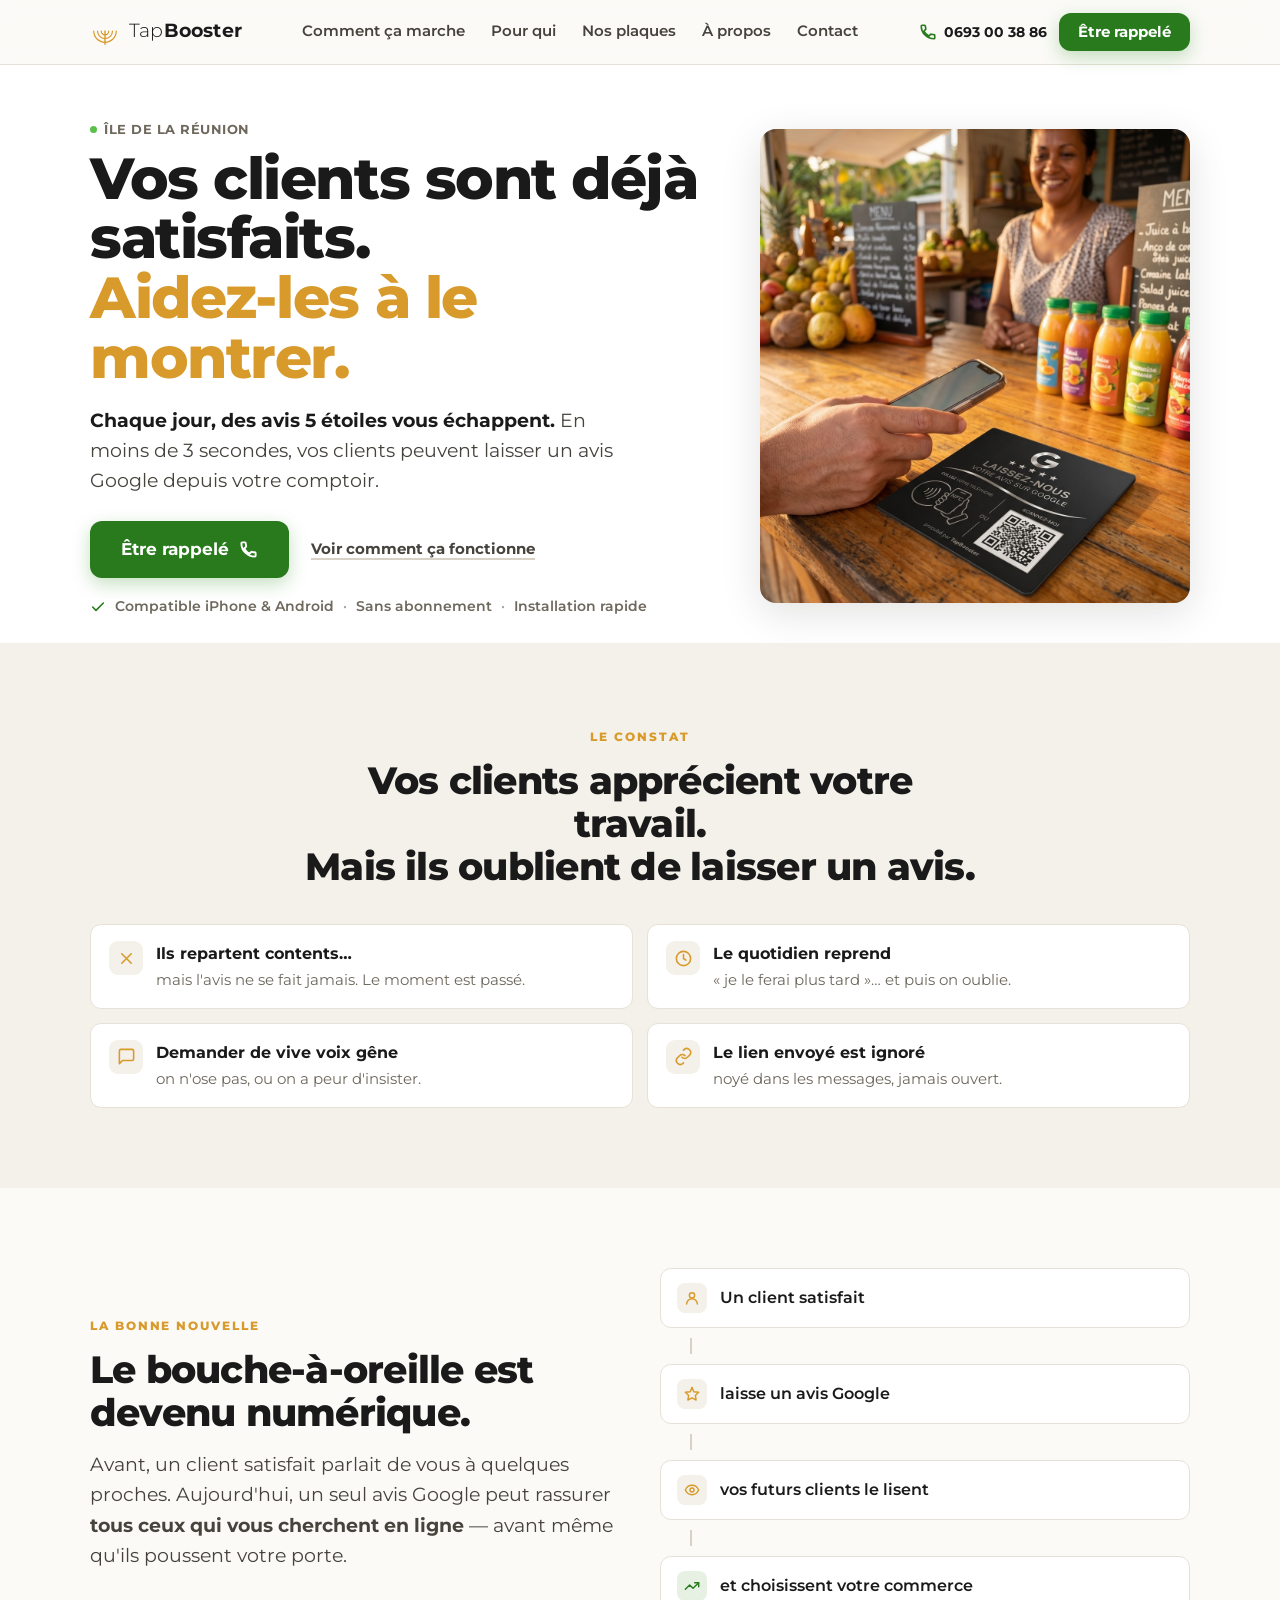
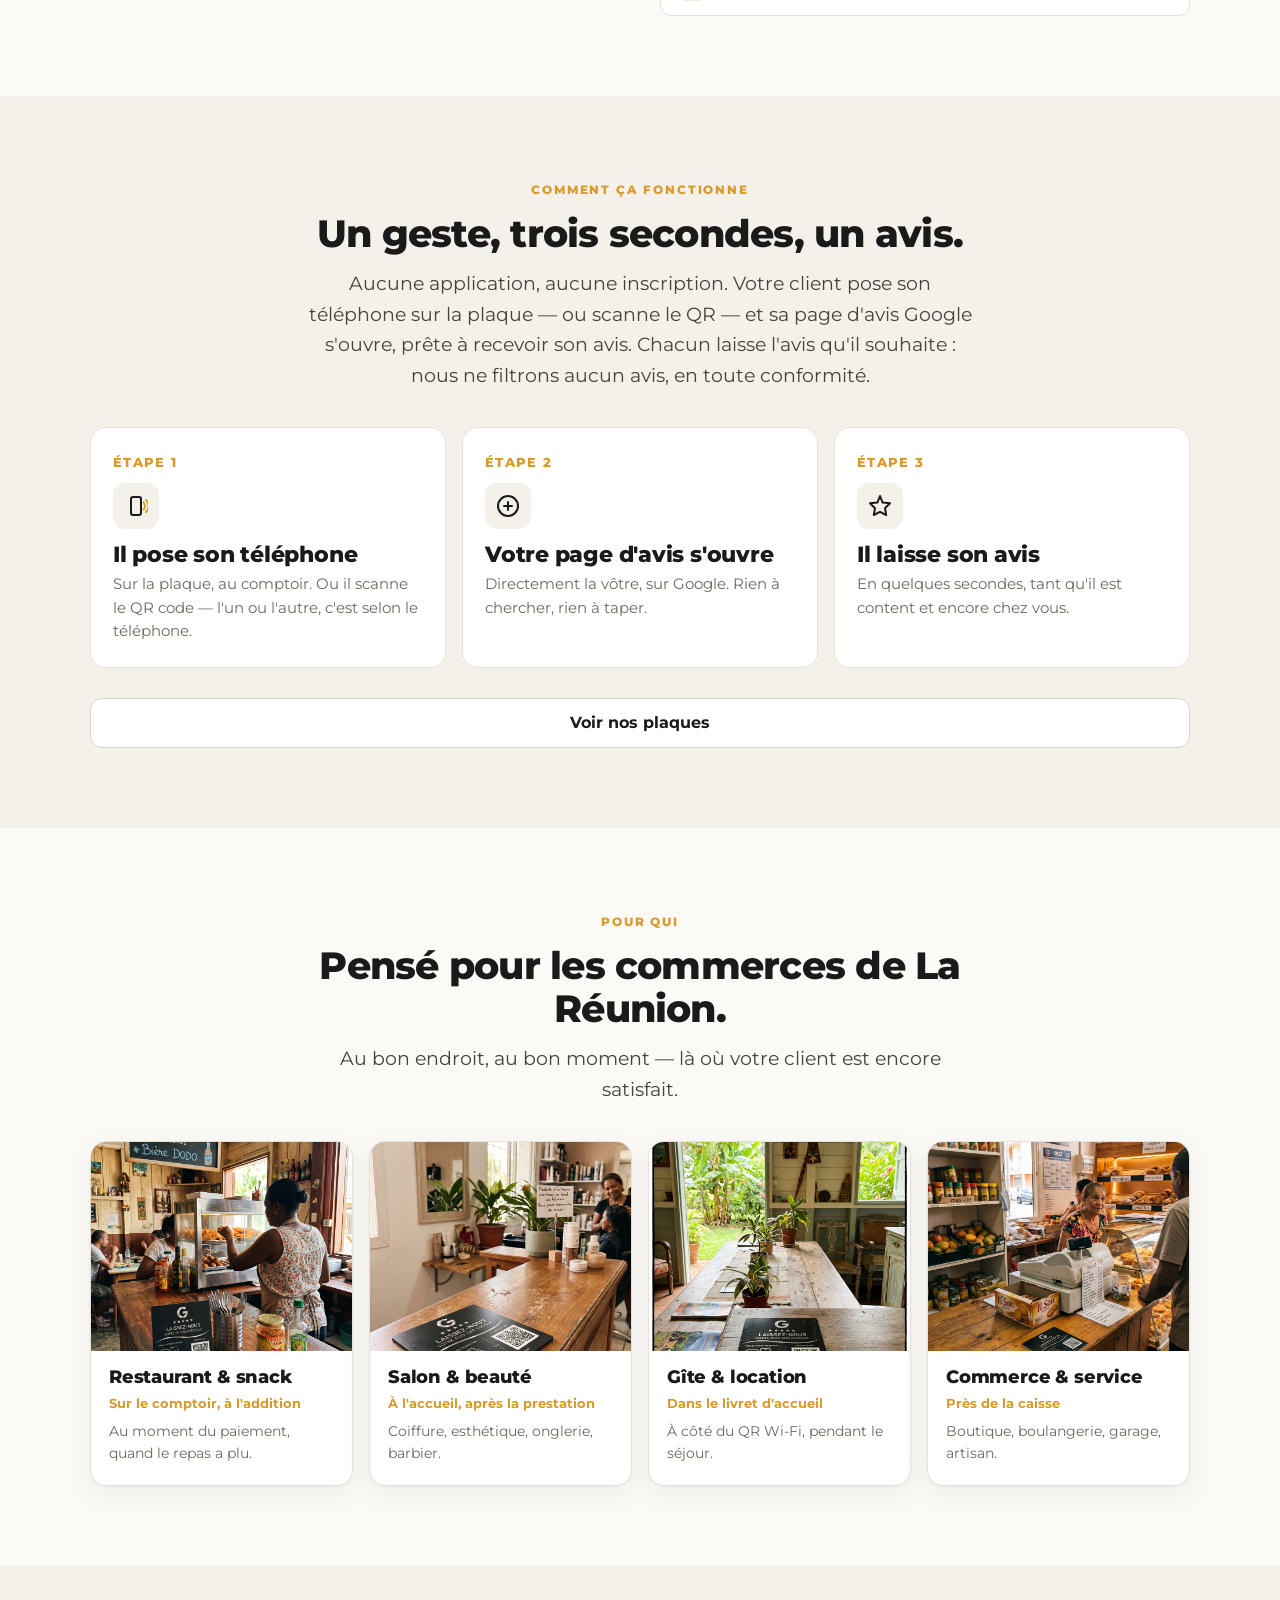
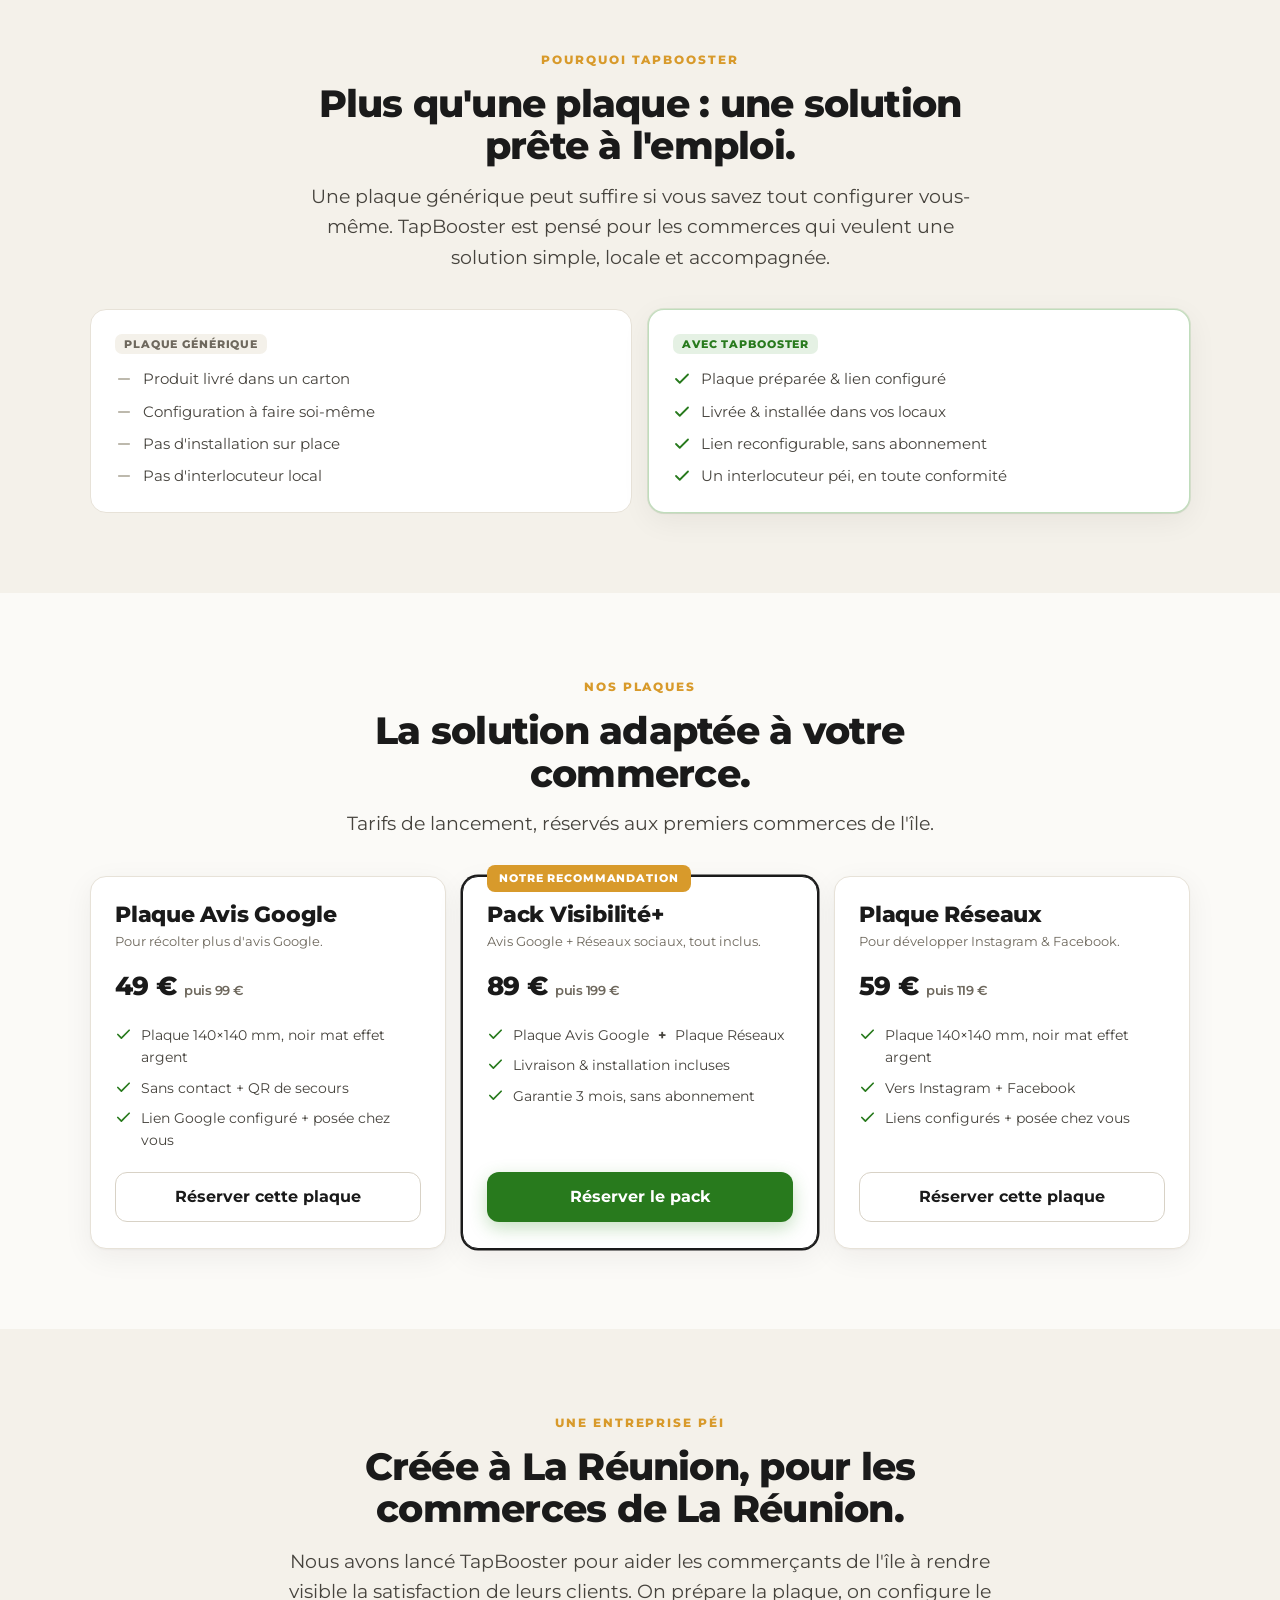
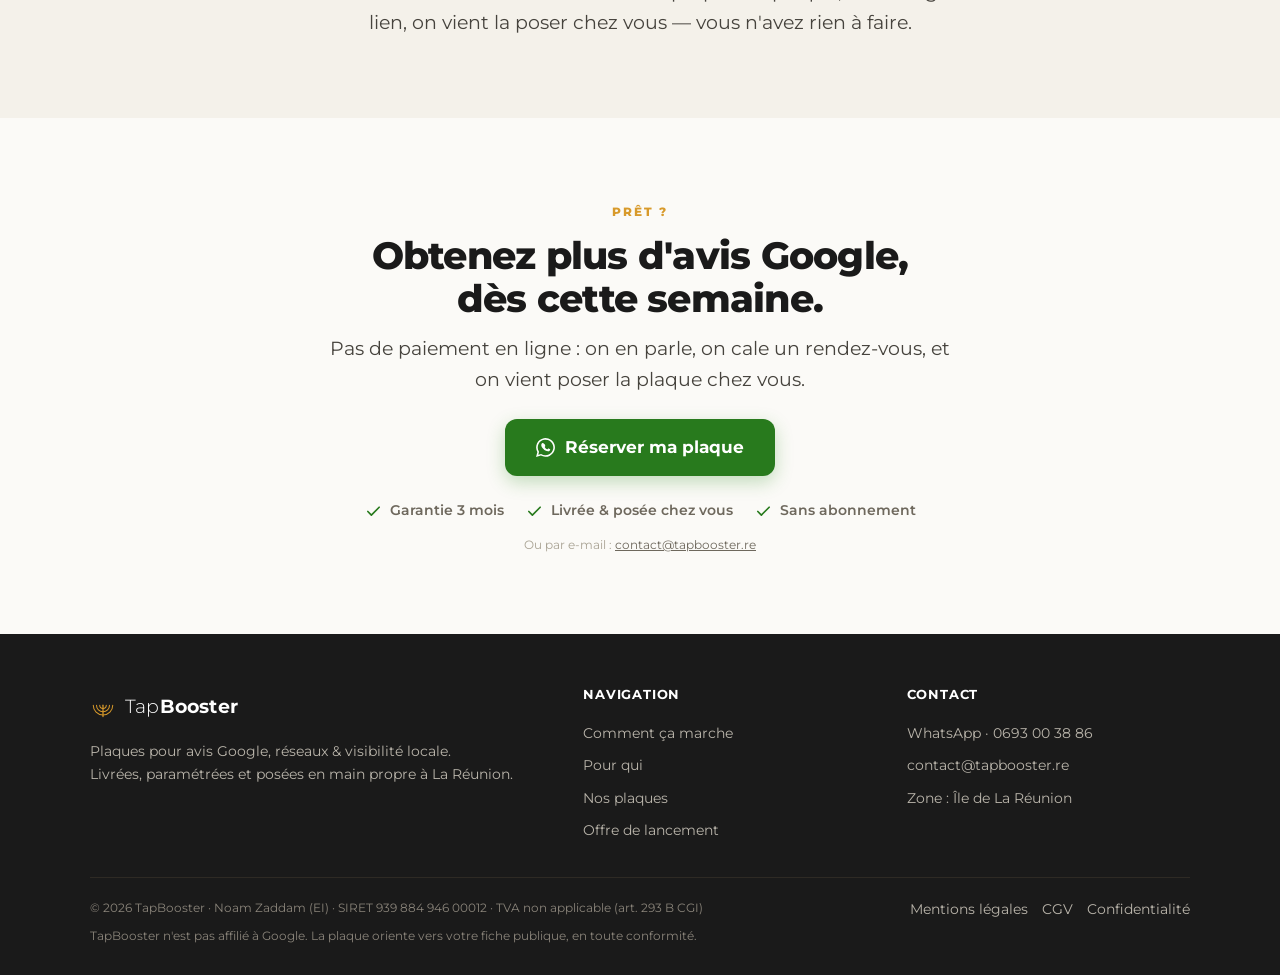
<file: index.html>
<!DOCTYPE html>
<html lang="fr">
<head>
<meta charset="UTF-8">
<meta name="viewport" content="width=device-width, initial-scale=1, viewport-fit=cover">
<meta name="robots" content="noindex,nofollow"><!-- STAGING github.io — RETIRER au lancement sur tapbooster.re -->
<title>TapBooster — Plus d'avis Google pour les commerces de La Réunion</title>
<meta name="description" content="Vos clients sont déjà satisfaits. TapBooster les aide à laisser un avis Google depuis votre comptoir, en quelques secondes. Plaque NFC + QR, livrée et installée à La Réunion, sans abonnement.">
<!-- Open Graph (partages WhatsApp/Meta). ⚠️ Au lancement : og:url + og:image en URL ABSOLUE (https://www.tapbooster.re/...) et idéalement une image dédiée 1200×630. -->
<meta property="og:type" content="website">
<meta property="og:site_name" content="TapBooster">
<meta property="og:locale" content="fr_FR">
<meta property="og:title" content="Plus d'avis Google pour votre commerce — TapBooster">
<meta property="og:description" content="Vos clients sont déjà satisfaits. Aidez-les à laisser un avis Google depuis votre comptoir, en quelques secondes. Livrée et posée à La Réunion.">
<meta property="og:image" content="img/og.jpg">
<meta name="twitter:card" content="summary_large_image">
<link rel="icon" href="img/favicon.svg" type="image/svg+xml">
<script type="application/ld+json">
{"@context":"https://schema.org","@type":"LocalBusiness","name":"TapBooster","description":"Plaques pour avis Google, réseaux et visibilité locale, livrées et posées à La Réunion.","url":"https://www.tapbooster.re","telephone":"+262693003886","email":"contact@tapbooster.re","areaServed":"Réunion","address":{"@type":"PostalAddress","streetAddress":"24 rue de Kerguelen","addressLocality":"Saint-Pierre","postalCode":"97410","addressRegion":"La Réunion","addressCountry":"RE"}}
</script>
<!-- ROADMAP routes : one-page aujourd'hui (ancres). À migrer en pages dédiées + redirections 301 : #comment→/comment-ca-marche · #solutions→/nos-plaques · #apropos→/a-propos · #contact→/contact. Futures : /ressources /etudes /outils /diagnostic. cf. mémoire tapbooster-site-architecture. -->
<link rel="preconnect" href="https://fonts.googleapis.com"><link rel="preconnect" href="https://fonts.gstatic.com" crossorigin>
<link href="https://fonts.googleapis.com/css2?family=Montserrat:wght@300;400;500;600;700;800&display=swap" rel="stylesheet">
<link rel="stylesheet" href="tb.css">
</head>
<body class="has-sticky">

<!-- ============ HEADER ============ -->
<header class="hdr">
  <input type="checkbox" id="mnav" class="menu-chk">
  <div class="wrap hdr-in">
    <a href="index.html" class="brand" aria-label="TapBooster — accueil">
      <svg viewBox="0 0 64 64" width="30" height="30" aria-hidden="true"><g stroke="#D89A2B" fill="none" stroke-linecap="round"><path d="M24 30A8 8 0 0040 30" stroke-width="2.5"/><path d="M16 30A16 16 0 0048 30" stroke-width="2.5"/><path d="M8 30A24 24 0 0056 30" stroke-width="2.5"/><line x1="32" y1="30" x2="32" y2="58" stroke-width="3"/></g></svg>
      <span><span class="wm"><span class="t">Tap</span><span class="b">Booster</span></span></span>
    </a>
    <nav class="nav">
      <a href="#comment">Comment ça marche</a>
      <a href="#local">Pour qui</a>
      <a href="#solutions">Nos plaques</a>
      <a href="#apropos">À propos</a>
      <a href="#contact">Contact</a>
    </nav>
    <div class="hdr-cta">
      <a href="tel:+262693003886" class="hdr-tel" aria-label="Appeler TapBooster au 06 93 00 38 86">
        <svg viewBox="0 0 24 24" fill="none" stroke="currentColor" stroke-width="2.2" stroke-linecap="round" stroke-linejoin="round" aria-hidden="true"><path d="M6.6 10.8a15.1 15.1 0 0 0 6.6 6.6l2.2-2.2a1 1 0 0 1 1-.24 11.4 11.4 0 0 0 3.6.58 1 1 0 0 1 1 1V20a1 1 0 0 1-1 1A17 17 0 0 1 3 4a1 1 0 0 1 1-1h3.5a1 1 0 0 1 1 1c0 1.24.2 2.45.58 3.6a1 1 0 0 1-.24 1l-2.24 2.2Z"/></svg>
        <span class="hdr-tel-num">0693&nbsp;00&nbsp;38&nbsp;86</span>
      </a>
      <a href="#rappel" class="btn btn-primary" style="padding:11px 18px;font-size:14.5px">Être rappelé</a>
      <label for="mnav" class="menu-tgl" id="menu-tgl" aria-label="Ouvrir le menu" aria-controls="mob-nav" aria-expanded="false" role="button" tabindex="0">
        <svg viewBox="0 0 24 24" width="22" height="22" fill="none" stroke="#1A1A1A" stroke-width="2.2" stroke-linecap="round"><path d="M4 7h16M4 12h16M4 17h16"/></svg>
      </label>
    </div>
  </div>
  <nav class="mob-nav" id="mob-nav">
    <a href="#comment">Comment ça marche</a>
    <a href="#local">Pour qui</a>
    <a href="#solutions">Nos plaques</a>
    <a href="#apropos">À propos</a>
    <a href="#contact">Contact</a>
  </nav>
</header>

<!-- ============ HERO ============ -->
<section class="hero">
  <div class="wrap hero-grid">
    <div>
      <span class="local-tag"><span class="dot"></span>Île de La Réunion</span>
      <h1>Vos clients sont déjà satisfaits.<br><span class="gold">Aidez-les à le montrer.</span></h1>
      <p class="lead"><b>Chaque jour, des avis 5&nbsp;étoiles vous échappent.</b> En moins de 3&nbsp;secondes, vos clients peuvent laisser un avis Google depuis votre comptoir.</p>
      <div class="hero-cta">
        <a href="#rappel" class="btn btn-primary btn-lg">Être rappelé
          <svg viewBox="0 0 24 24" fill="none" stroke="#fff" stroke-width="2.4" stroke-linecap="round" stroke-linejoin="round"><path d="M6.6 10.8a15.1 15.1 0 0 0 6.6 6.6l2.2-2.2a1 1 0 0 1 1-.24 11.4 11.4 0 0 0 3.6.58 1 1 0 0 1 1 1V20a1 1 0 0 1-1 1A17 17 0 0 1 3 4a1 1 0 0 1 1-1h3.5a1 1 0 0 1 1 1c0 1.24.2 2.45.58 3.6a1 1 0 0 1-.24 1l-2.24 2.2Z"/></svg>
        </a>
        <a href="#comment" class="link2">Voir comment ça fonctionne</a>
      </div>
      <p class="reassure-line"><svg viewBox="0 0 24 24" fill="none" stroke="currentColor" stroke-width="2.4" stroke-linecap="round" stroke-linejoin="round"><path d="M20 6 9 17l-5-5"/></svg>Compatible iPhone &amp; Android <span class="sep">·</span> Sans abonnement <span class="sep">·</span> Installation rapide</p>
    </div>
    <div class="hero-visual">
      <div class="hero-photo">
        <img src="img/hero.jpg" alt="Un client approche son téléphone de la plaque TapBooster posée à plat sur le comptoir d'un bar à jus de fruits à La Réunion, la commerçante souriante en arrière-plan" loading="eager" fetchpriority="high">
      </div>
    </div>
  </div>
</section>

<!-- ============ PROBLÈME ============ -->
<section class="bg-paper2">
  <div class="wrap">
    <div class="sec-head">
      <span class="eyebrow">Le constat</span>
      <h2>Vos clients apprécient votre travail.<br>Mais ils oublient de laisser un avis.</h2>
    </div>
    <div class="prob-grid">
      <div class="prob"><span class="ic"><svg viewBox="0 0 24 24" fill="none" stroke="currentColor" stroke-width="2" stroke-linecap="round" stroke-linejoin="round"><path d="M18 6 6 18M6 6l12 12"/></svg></span><div><b>Ils repartent contents…</b><p>mais l'avis ne se fait jamais. Le moment est passé.</p></div></div>
      <div class="prob"><span class="ic"><svg viewBox="0 0 24 24" fill="none" stroke="currentColor" stroke-width="2" stroke-linecap="round" stroke-linejoin="round"><circle cx="12" cy="12" r="9"/><path d="M12 7v5l3 2"/></svg></span><div><b>Le quotidien reprend</b><p>« je le ferai plus tard »… et puis on oublie.</p></div></div>
      <div class="prob"><span class="ic"><svg viewBox="0 0 24 24" fill="none" stroke="currentColor" stroke-width="2" stroke-linecap="round" stroke-linejoin="round"><path d="M21 15a2 2 0 0 1-2 2H7l-4 4V5a2 2 0 0 1 2-2h14a2 2 0 0 1 2 2Z"/></svg></span><div><b>Demander de vive voix gêne</b><p>on n'ose pas, ou on a peur d'insister.</p></div></div>
      <div class="prob"><span class="ic"><svg viewBox="0 0 24 24" fill="none" stroke="currentColor" stroke-width="2" stroke-linecap="round" stroke-linejoin="round"><path d="M10 13a5 5 0 0 0 7 0l3-3a5 5 0 0 0-7-7l-1 1"/><path d="M14 11a5 5 0 0 0-7 0l-3 3a5 5 0 0 0 7 7l1-1"/></svg></span><div><b>Le lien envoyé est ignoré</b><p>noyé dans les messages, jamais ouvert.</p></div></div>
    </div>
  </div>
</section>

<!-- ============ BOUCHE-À-OREILLE NUMÉRIQUE ============ -->
<section>
  <div class="wrap wom">
    <div>
      <span class="eyebrow">La bonne nouvelle</span>
      <h2>Le bouche-à-oreille est devenu numérique.</h2>
      <p class="lead" style="margin-top:16px">Avant, un client satisfait parlait de vous à quelques proches. Aujourd'hui, un seul avis Google peut rassurer <b>tous ceux qui vous cherchent en ligne</b> — avant même qu'ils poussent votre porte.</p>
    </div>
    <div class="flow">
      <div class="node"><span class="n"><svg viewBox="0 0 24 24" width="16" fill="none" stroke="currentColor" stroke-width="2.2" stroke-linecap="round" stroke-linejoin="round"><circle cx="12" cy="8" r="4"/><path d="M4 21a8 8 0 0 1 16 0"/></svg></span>Un client satisfait</div>
      <div class="arrow"></div>
      <div class="node"><span class="n"><svg viewBox="0 0 24 24" width="16" fill="none" stroke="currentColor" stroke-width="2.2" stroke-linecap="round" stroke-linejoin="round"><path d="M12 2l2.6 6.6L22 9.3l-5 4.9 1.2 7L12 17.8 5.8 21l1.2-6.8-5-4.9 7.4-.7Z"/></svg></span>laisse un avis Google</div>
      <div class="arrow"></div>
      <div class="node"><span class="n"><svg viewBox="0 0 24 24" width="16" fill="none" stroke="currentColor" stroke-width="2.2" stroke-linecap="round" stroke-linejoin="round"><path d="M2 12s3-7 10-7 10 7 10 7-3 7-10 7-10-7-10-7Z"/><circle cx="12" cy="12" r="3"/></svg></span>vos futurs clients le lisent</div>
      <div class="arrow"></div>
      <div class="node win"><span class="n"><svg viewBox="0 0 24 24" width="16" fill="none" stroke="currentColor" stroke-width="2.2" stroke-linecap="round" stroke-linejoin="round"><path d="M22 7 13.5 15.5 8.5 10.5 2 17"/><path d="M16 7h6v6"/></svg></span>et choisissent votre commerce</div>
    </div>
  </div>
</section>

<!-- ============ COMMENT ÇA FONCTIONNE ============ -->
<section id="comment" class="anchor bg-paper2">
  <div class="wrap">
    <div class="sec-head">
      <span class="eyebrow">Comment ça fonctionne</span>
      <h2>Un geste, trois secondes, un avis.</h2>
      <p class="lead">Aucune application, aucune inscription. Votre client pose son téléphone sur la plaque — ou scanne le QR — et sa page d'avis Google s'ouvre, prête à recevoir son avis. Chacun laisse l'avis qu'il souhaite : nous ne filtrons aucun avis, en toute conformité.</p>
    </div>
    <div class="steps">
      <div class="step">
        <div class="num">ÉTAPE 1</div>
        <div class="ic"><svg viewBox="0 0 24 24" fill="none" stroke="currentColor" stroke-width="2" stroke-linecap="round" stroke-linejoin="round"><rect x="7" y="3" width="10" height="18" rx="2"/><path d="M19.5 8.5a5 5 0 0 1 0 7" stroke="#D89A2B"/><path d="M22 6a8 8 0 0 1 0 12" stroke="#D89A2B"/></svg></div>
        <h3>Il pose son téléphone</h3>
        <p>Sur la plaque, au comptoir. Ou il scanne le QR code — l'un ou l'autre, c'est selon le téléphone.</p>
      </div>
      <div class="step">
        <div class="num">ÉTAPE 2</div>
        <div class="ic"><svg viewBox="0 0 24 24" fill="none" stroke="currentColor" stroke-width="2" stroke-linecap="round" stroke-linejoin="round"><circle cx="12" cy="12" r="10"/><path d="M12 8v8M8 12h8"/></svg></div>
        <h3>Votre page d'avis s'ouvre</h3>
        <p>Directement la vôtre, sur Google. Rien à chercher, rien à taper.</p>
      </div>
      <div class="step">
        <div class="num">ÉTAPE 3</div>
        <div class="ic"><svg viewBox="0 0 24 24" fill="none" stroke="currentColor" stroke-width="2" stroke-linecap="round" stroke-linejoin="round"><path d="M12 2l2.6 6.6L22 9.3l-5 4.9 1.2 7L12 17.8 5.8 21l1.2-6.8-5-4.9 7.4-.7Z"/></svg></div>
        <h3>Il laisse son avis</h3>
        <p>En quelques secondes, tant qu'il est content et encore chez vous.</p>
      </div>
    </div>
    <div class="center" style="margin-top:30px">
      <a href="#solutions" class="btn btn-ghost btn-auto btn-block">Voir nos plaques</a>
    </div>
  </div>
</section>

<!-- ============ PROJECTION LOCALE ============ -->
<section id="local" class="anchor">
  <div class="wrap">
    <div class="sec-head">
      <span class="eyebrow">Pour qui</span>
      <h2>Pensé pour les commerces de La Réunion.</h2>
      <p class="lead">Au bon endroit, au bon moment — là où votre client est encore satisfait.</p>
    </div>
    <div class="sectors">
      <div class="sector"><div class="ph"><img src="img/ctx-resto.jpg" alt="Snack créole — plaque sur le comptoir" loading="lazy"></div><div class="bd"><h3>Restaurant &amp; snack</h3><div class="place">Sur le comptoir, à l'addition</div><p>Au moment du paiement, quand le repas a plu.</p></div></div>
      <div class="sector"><div class="ph"><img src="img/ctx-beaute.jpg" alt="Salon de coiffure réunionnais — plaque à l'accueil" loading="lazy"></div><div class="bd"><h3>Salon &amp; beauté</h3><div class="place">À l'accueil, après la prestation</div><p>Coiffure, esthétique, onglerie, barbier.</p></div></div>
      <div class="sector"><div class="ph"><img src="img/ctx-hebergement.jpg" alt="Gîte réunionnais — plaque dans le livret d'accueil" loading="lazy"></div><div class="bd"><h3>Gîte &amp; location</h3><div class="place">Dans le livret d'accueil</div><p>À côté du QR Wi-Fi, pendant le séjour.</p></div></div>
      <div class="sector"><div class="ph"><img src="img/ctx-commerce.jpg" alt="Épicerie réunionnaise — plaque sur le comptoir" loading="lazy"></div><div class="bd"><h3>Commerce &amp; service</h3><div class="place">Près de la caisse</div><p>Boutique, boulangerie, garage, artisan.</p></div></div>
    </div>
  </div>
</section>

<!-- ============ DIFFÉRENCIATION ============ -->
<section class="bg-paper2">
  <div class="wrap">
    <div class="sec-head">
      <span class="eyebrow">Pourquoi TapBooster</span>
      <h2>Plus qu'une plaque : une solution prête à l'emploi.</h2>
      <p class="lead">Une plaque générique peut suffire si vous savez tout configurer vous-même. TapBooster est pensé pour les commerces qui veulent une solution simple, locale et accompagnée.</p>
    </div>
    <div class="diff">
      <div class="diff-col gen">
        <h3><span class="tag">Plaque générique</span></h3>
        <ul>
          <li><svg viewBox="0 0 24 24" fill="none" stroke="currentColor" stroke-width="2.2" stroke-linecap="round" stroke-linejoin="round"><path d="M5 12h14"/></svg>Produit livré dans un carton</li>
          <li><svg viewBox="0 0 24 24" fill="none" stroke="currentColor" stroke-width="2.2" stroke-linecap="round" stroke-linejoin="round"><path d="M5 12h14"/></svg>Configuration à faire soi-même</li>
          <li><svg viewBox="0 0 24 24" fill="none" stroke="currentColor" stroke-width="2.2" stroke-linecap="round" stroke-linejoin="round"><path d="M5 12h14"/></svg>Pas d'installation sur place</li>
          <li><svg viewBox="0 0 24 24" fill="none" stroke="currentColor" stroke-width="2.2" stroke-linecap="round" stroke-linejoin="round"><path d="M5 12h14"/></svg>Pas d'interlocuteur local</li>
        </ul>
      </div>
      <div class="diff-col us">
        <h3><span class="tag">Avec TapBooster</span></h3>
        <ul>
          <li><svg viewBox="0 0 24 24" fill="none" stroke="currentColor" stroke-width="2.4" stroke-linecap="round" stroke-linejoin="round"><path d="M20 6 9 17l-5-5"/></svg>Plaque préparée &amp; lien configuré</li>
          <li><svg viewBox="0 0 24 24" fill="none" stroke="currentColor" stroke-width="2.4" stroke-linecap="round" stroke-linejoin="round"><path d="M20 6 9 17l-5-5"/></svg>Livrée &amp; installée dans vos locaux</li>
          <li><svg viewBox="0 0 24 24" fill="none" stroke="currentColor" stroke-width="2.4" stroke-linecap="round" stroke-linejoin="round"><path d="M20 6 9 17l-5-5"/></svg>Lien reconfigurable, sans abonnement</li>
          <li><svg viewBox="0 0 24 24" fill="none" stroke="currentColor" stroke-width="2.4" stroke-linecap="round" stroke-linejoin="round"><path d="M20 6 9 17l-5-5"/></svg>Un interlocuteur péi, en toute conformité</li>
        </ul>
      </div>
    </div>
  </div>
</section>

<!-- ============ NOS SOLUTIONS ============ -->
<section id="solutions" class="anchor">
  <div class="wrap">
    <div class="sec-head">
      <span class="eyebrow">Nos plaques</span>
      <h2>La solution adaptée à votre commerce.</h2>
      <p class="lead">Tarifs de lancement, réservés aux premiers commerces de l'île.</p>
    </div>
    <div class="sols">
      <div class="sol">
        <h3>Plaque Avis Google</h3>
        <div class="who">Pour récolter plus d'avis Google.</div>
        <div class="price">49&nbsp;€ <small>puis 99&nbsp;€</small></div>
        <ul>
          <li><svg viewBox="0 0 24 24" fill="none" stroke="currentColor" stroke-width="2.4" stroke-linecap="round" stroke-linejoin="round"><path d="M20 6 9 17l-5-5"/></svg>Plaque 140×140 mm, noir mat effet argent</li>
          <li><svg viewBox="0 0 24 24" fill="none" stroke="currentColor" stroke-width="2.4" stroke-linecap="round" stroke-linejoin="round"><path d="M20 6 9 17l-5-5"/></svg>Sans contact + QR de secours</li>
          <li><svg viewBox="0 0 24 24" fill="none" stroke="currentColor" stroke-width="2.4" stroke-linecap="round" stroke-linejoin="round"><path d="M20 6 9 17l-5-5"/></svg>Lien Google configuré + posée chez vous</li>
        </ul>
        <a href="landing.html" class="btn btn-ghost btn-block">Réserver cette plaque</a>
      </div>
      <div class="sol reco">
        <div class="ribbon">Notre recommandation</div>
        <h3>Pack Visibilité+</h3>
        <div class="who">Avis Google + Réseaux sociaux, tout inclus.</div>
        <div class="price">89&nbsp;€ <small>puis 199&nbsp;€</small></div>
        <ul>
          <li><svg viewBox="0 0 24 24" fill="none" stroke="currentColor" stroke-width="2.4" stroke-linecap="round" stroke-linejoin="round"><path d="M20 6 9 17l-5-5"/></svg>Plaque Avis Google <b>+</b> Plaque Réseaux</li>
          <li><svg viewBox="0 0 24 24" fill="none" stroke="currentColor" stroke-width="2.4" stroke-linecap="round" stroke-linejoin="round"><path d="M20 6 9 17l-5-5"/></svg>Livraison &amp; installation incluses</li>
          <li><svg viewBox="0 0 24 24" fill="none" stroke="currentColor" stroke-width="2.4" stroke-linecap="round" stroke-linejoin="round"><path d="M20 6 9 17l-5-5"/></svg>Garantie 3 mois, sans abonnement</li>
        </ul>
        <a href="landing.html" class="btn btn-primary btn-block">Réserver le pack</a>
      </div>
      <div class="sol">
        <h3>Plaque Réseaux</h3>
        <div class="who">Pour développer Instagram &amp; Facebook.</div>
        <div class="price">59&nbsp;€ <small>puis 119&nbsp;€</small></div>
        <ul>
          <li><svg viewBox="0 0 24 24" fill="none" stroke="currentColor" stroke-width="2.4" stroke-linecap="round" stroke-linejoin="round"><path d="M20 6 9 17l-5-5"/></svg>Plaque 140×140 mm, noir mat effet argent</li>
          <li><svg viewBox="0 0 24 24" fill="none" stroke="currentColor" stroke-width="2.4" stroke-linecap="round" stroke-linejoin="round"><path d="M20 6 9 17l-5-5"/></svg>Vers Instagram + Facebook</li>
          <li><svg viewBox="0 0 24 24" fill="none" stroke="currentColor" stroke-width="2.4" stroke-linecap="round" stroke-linejoin="round"><path d="M20 6 9 17l-5-5"/></svg>Liens configurés + posée chez vous</li>
        </ul>
        <a href="landing.html" class="btn btn-ghost btn-block">Réserver cette plaque</a>
      </div>
    </div>
  </div>
</section>

<!-- ============ À PROPOS (court) ============ -->
<section id="apropos" class="anchor bg-paper2">
  <div class="wrap" style="max-width:760px;text-align:center">
    <span class="eyebrow">Une entreprise péi</span>
    <h2>Créée à La Réunion, pour les commerces de La Réunion.</h2>
    <p class="lead" style="margin-top:16px">Nous avons lancé TapBooster pour aider les commerçants de l'île à rendre visible la satisfaction de leurs clients. On prépare la plaque, on configure le lien, on vient la poser chez vous — vous n'avez rien à faire.</p>
  </div>
</section>

<!-- ============ CTA FINAL / CONTACT ============ -->
<section id="contact" class="anchor cta-band">
  <div class="wrap" style="max-width:680px">
    <span class="eyebrow">Prêt ?</span>
    <h2>Obtenez plus d'avis Google,<br>dès cette semaine.</h2>
    <p class="lead" style="margin-top:14px">Pas de paiement en ligne : on en parle, on cale un rendez-vous, et on vient poser la plaque chez vous.</p>
    <a href="https://wa.me/262693003886?text=Bonjour%20TapBooster%2C%20je%20souhaite%20r%C3%A9server%20ma%20plaque%20Avis%20Google." class="btn btn-primary btn-lg" style="margin-top:24px">
      <svg viewBox="0 0 24 24" width="20" fill="#fff"><path d="M.06 24l1.69-6.16a11.87 11.87 0 1 1 4.43 4.39L.06 24ZM6.6 20.2l.37.22a9.86 9.86 0 1 0-3.34-3.32l.24.38-1 3.65 3.73-.93Z"/><path d="M9.5 6.9c-.2-.46-.42-.47-.62-.48h-.53a1 1 0 0 0-.74.35 3.1 3.1 0 0 0-.96 2.3c0 1.35.99 2.66 1.13 2.85s1.96 3 4.76 4.2c2.33 1 2.8.8 3.31.75s1.62-.66 1.85-1.3.23-1.18.16-1.3-.2-.18-.42-.3-1.32-.65-1.53-.72-.36-.12-.5.12-.59.72-.72.87-.26.16-.49.05a6.4 6.4 0 0 1-1.88-1.16 7.13 7.13 0 0 1-1.3-1.62c-.13-.23 0-.36.1-.47s.23-.27.35-.4a1.5 1.5 0 0 0 .23-.39.43.43 0 0 0 0-.4c-.06-.12-.5-1.36-.7-1.85Z" fill="#fff"/></svg>
      Réserver ma plaque
    </a>
    <div class="assure">
      <span><svg viewBox="0 0 24 24" fill="none" stroke="currentColor" stroke-width="2.4" stroke-linecap="round" stroke-linejoin="round"><path d="M20 6 9 17l-5-5"/></svg>Garantie 3 mois</span>
      <span><svg viewBox="0 0 24 24" fill="none" stroke="currentColor" stroke-width="2.4" stroke-linecap="round" stroke-linejoin="round"><path d="M20 6 9 17l-5-5"/></svg>Livrée &amp; posée chez vous</span>
      <span><svg viewBox="0 0 24 24" fill="none" stroke="currentColor" stroke-width="2.4" stroke-linecap="round" stroke-linejoin="round"><path d="M20 6 9 17l-5-5"/></svg>Sans abonnement</span>
    </div>
    <p class="disclaimer">Ou par e-mail : <a href="mailto:contact@tapbooster.re?subject=R%C3%A9servation%20plaque%20TapBooster" style="color:var(--ink-50);text-decoration:underline">contact@tapbooster.re</a></p>
  </div>
</section>

<!-- ============ FOOTER ============ -->
<footer class="ftr">
  <div class="wrap ftr-grid">
    <div>
      <span class="brand"><svg viewBox="0 0 64 64" width="26" height="26"><g stroke="#D89A2B" fill="none" stroke-linecap="round"><path d="M24 30A8 8 0 0040 30" stroke-width="2.5"/><path d="M16 30A16 16 0 0048 30" stroke-width="2.5"/><path d="M8 30A24 24 0 0056 30" stroke-width="2.5"/><line x1="32" y1="30" x2="32" y2="58" stroke-width="3"/></g></svg><span class="wm"><span class="t" style="color:#fff">Tap</span><span class="b" style="color:#fff">Booster</span></span></span>
      <p>Plaques pour avis Google, réseaux &amp; visibilité locale.<br>Livrées, paramétrées et posées en main propre à La Réunion.</p>
    </div>
    <div>
      <h4>Navigation</h4>
      <a href="#comment">Comment ça marche</a>
      <a href="#local">Pour qui</a>
      <a href="#solutions">Nos plaques</a>
      <a href="landing.html">Offre de lancement</a>
    </div>
    <div>
      <h4>Contact</h4>
      <a href="https://wa.me/262693003886">WhatsApp · 0693 00 38 86</a>
      <a href="mailto:contact@tapbooster.re">contact@tapbooster.re</a>
      <span style="display:block;font-size:14px;padding:5px 0">Zone : Île de La Réunion</span>
    </div>
  </div>
  <div class="wrap">
    <div class="legal">
      <span>© 2026 TapBooster · Noam Zaddam (EI) · SIRET 939 884 946 00012 · TVA non applicable (art. 293 B CGI)</span>
      <span style="display:flex;gap:14px"><a href="mentions-legales.html" style="display:inline;padding:0">Mentions légales</a><a href="mentions-legales.html#cgv" style="display:inline;padding:0">CGV</a><a href="mentions-legales.html#confidentialite" style="display:inline;padding:0">Confidentialité</a></span>
    </div>
    <div class="legal" style="border-top:none;margin-top:0;padding-top:6px"><span>TapBooster n'est pas affilié à Google. La plaque oriente vers votre fiche publique, en toute conformité.</span></div>
  </div>
</footer>

<!-- ============ STICKY MOBILE CTA ============ -->
<div class="sticky-cta">
  <a href="tel:+262693003886" class="btn btn-ghost sticky-call" aria-label="Appeler le 06 93 00 38 86">
    <svg viewBox="0 0 24 24" fill="none" stroke="currentColor" stroke-width="2.2" stroke-linecap="round" stroke-linejoin="round"><path d="M6.6 10.8a15.1 15.1 0 0 0 6.6 6.6l2.2-2.2a1 1 0 0 1 1-.24 11.4 11.4 0 0 0 3.6.58 1 1 0 0 1 1 1V20a1 1 0 0 1-1 1A17 17 0 0 1 3 4a1 1 0 0 1 1-1h3.5a1 1 0 0 1 1 1c0 1.24.2 2.45.58 3.6a1 1 0 0 1-.24 1l-2.24 2.2Z"/></svg>
    Appeler
  </a>
  <a href="#rappel" class="btn btn-primary">Être rappelé</a>
</div>

<script>
  // mobile menu: keyboard + aria-expanded + close after navigating
  var chk=document.getElementById('mnav'), tgl=document.getElementById('menu-tgl');
  if(chk&&tgl){
    var sync=function(){var o=chk.checked;tgl.setAttribute('aria-expanded',o?'true':'false');tgl.setAttribute('aria-label',o?'Fermer le menu':'Ouvrir le menu');};
    chk.addEventListener('change',sync);
    tgl.addEventListener('keydown',function(e){if(e.key==='Enter'||e.key===' '){e.preventDefault();chk.checked=!chk.checked;sync();}});
    document.querySelectorAll('.mob-nav a').forEach(function(a){a.addEventListener('click',function(){chk.checked=false;sync();});});
  }
  // hide the sticky reservation CTA when the final CTA (#contact) is on screen
  var sticky=document.querySelector('.sticky-cta'), contact=document.getElementById('contact');
  if(sticky&&contact&&'IntersectionObserver'in window){
    sticky.style.transition='transform .25s ease';
    new IntersectionObserver(function(es){es.forEach(function(en){sticky.style.transform=en.isIntersecting?'translateY(130%)':'translateY(0)';});},{threshold:0.2}).observe(contact);
  }
</script>
</body>
</html>
</file>
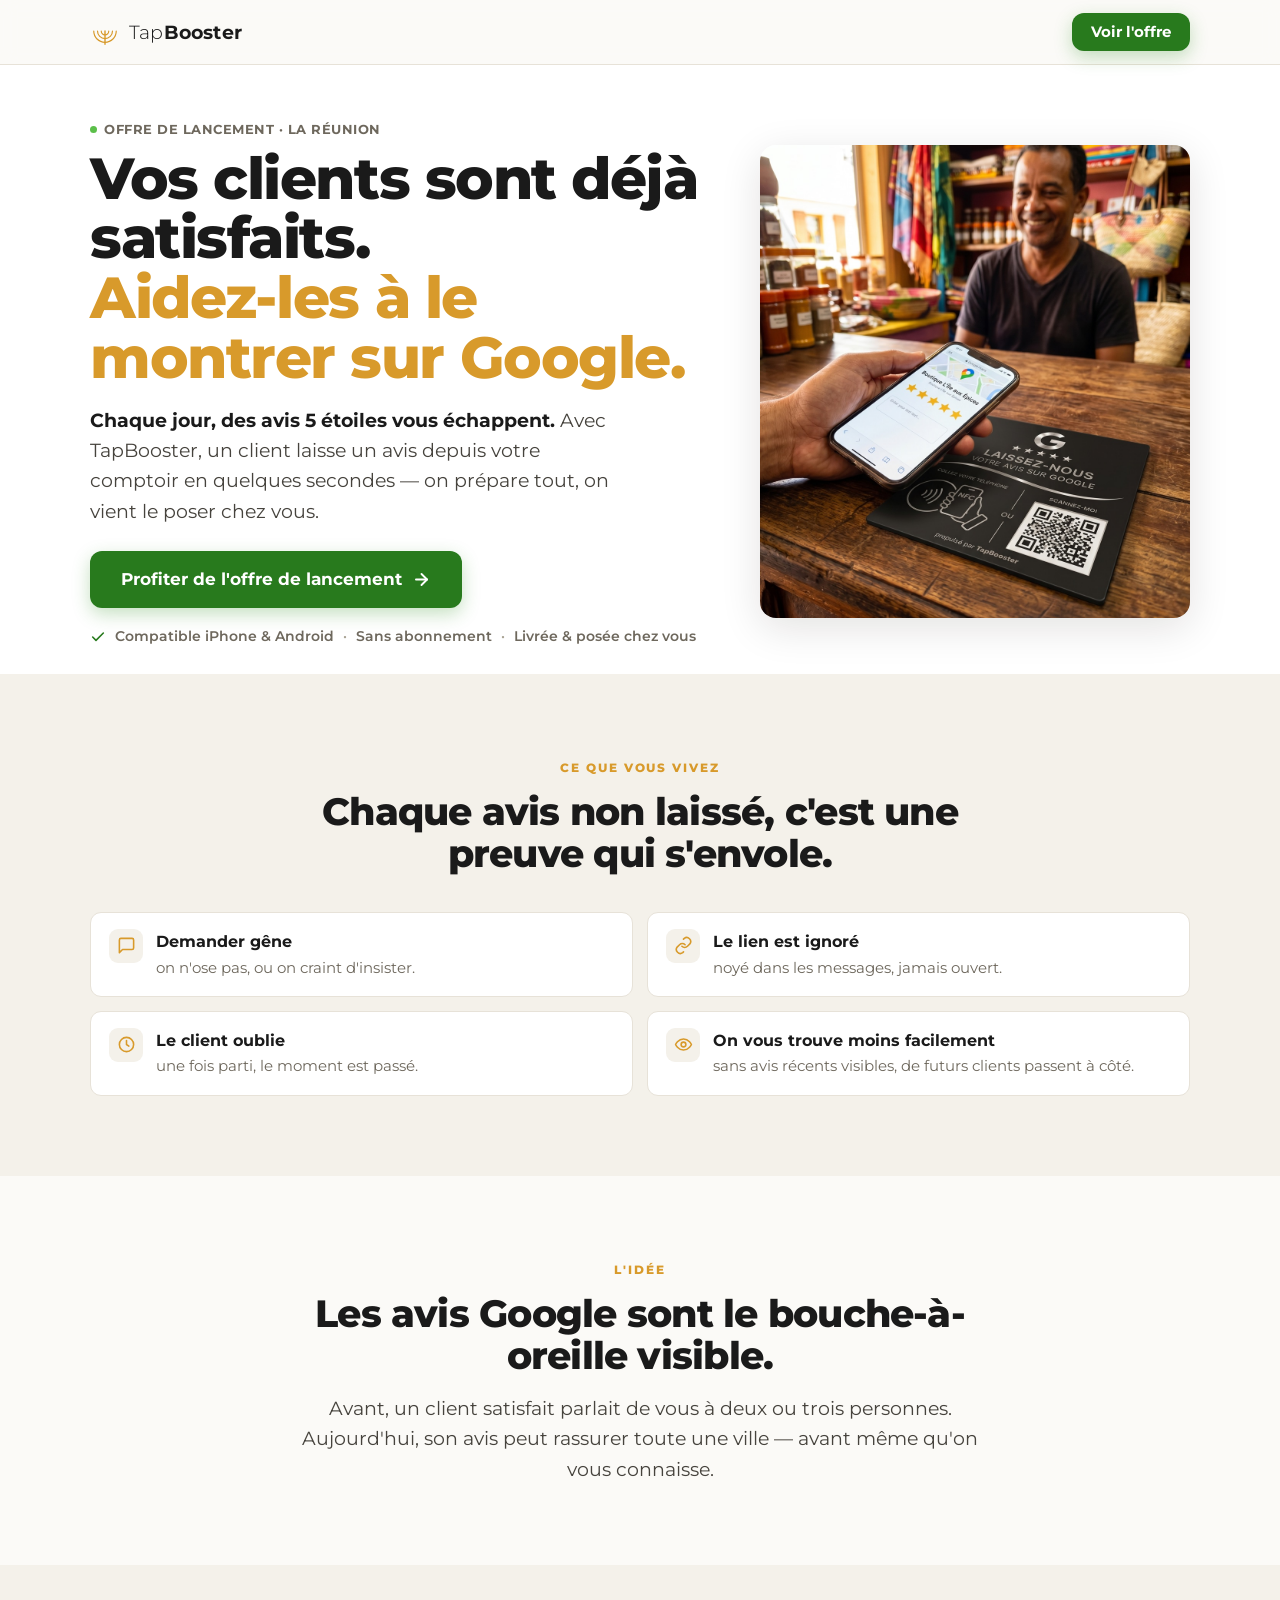
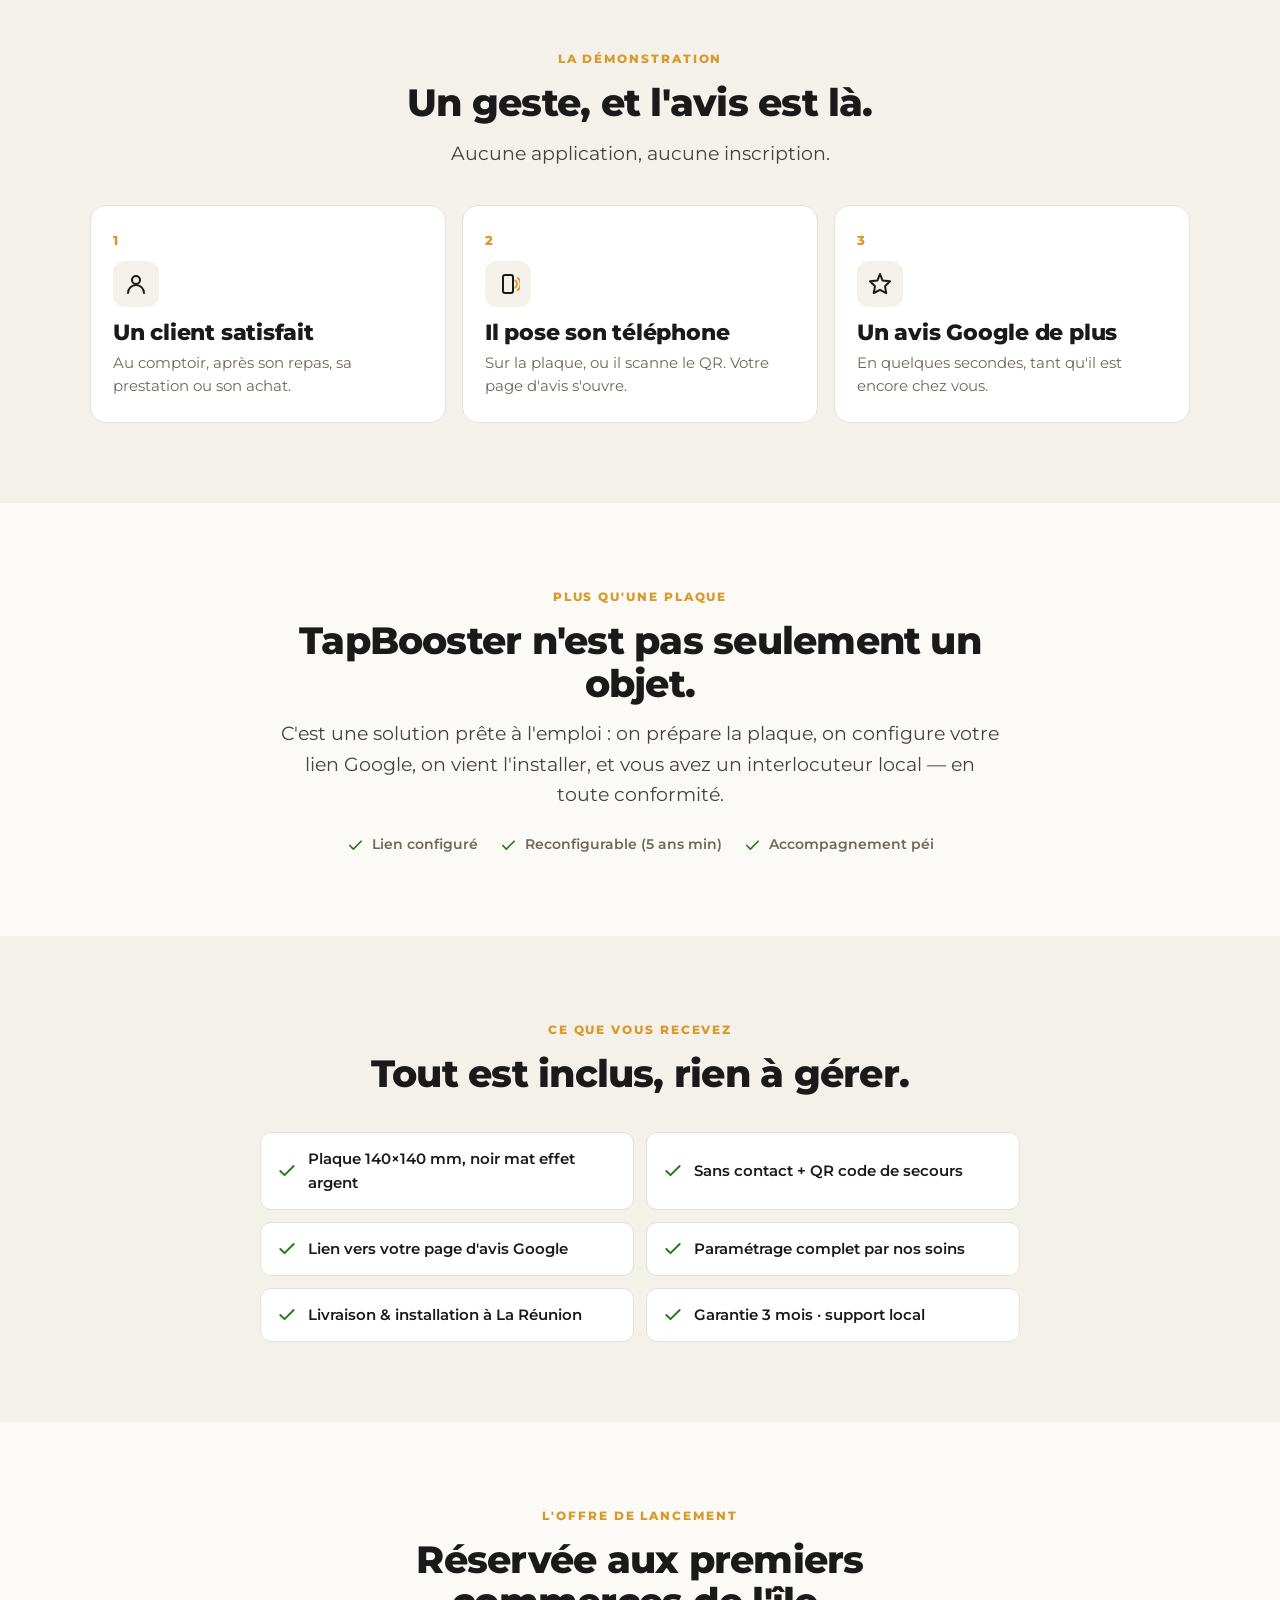
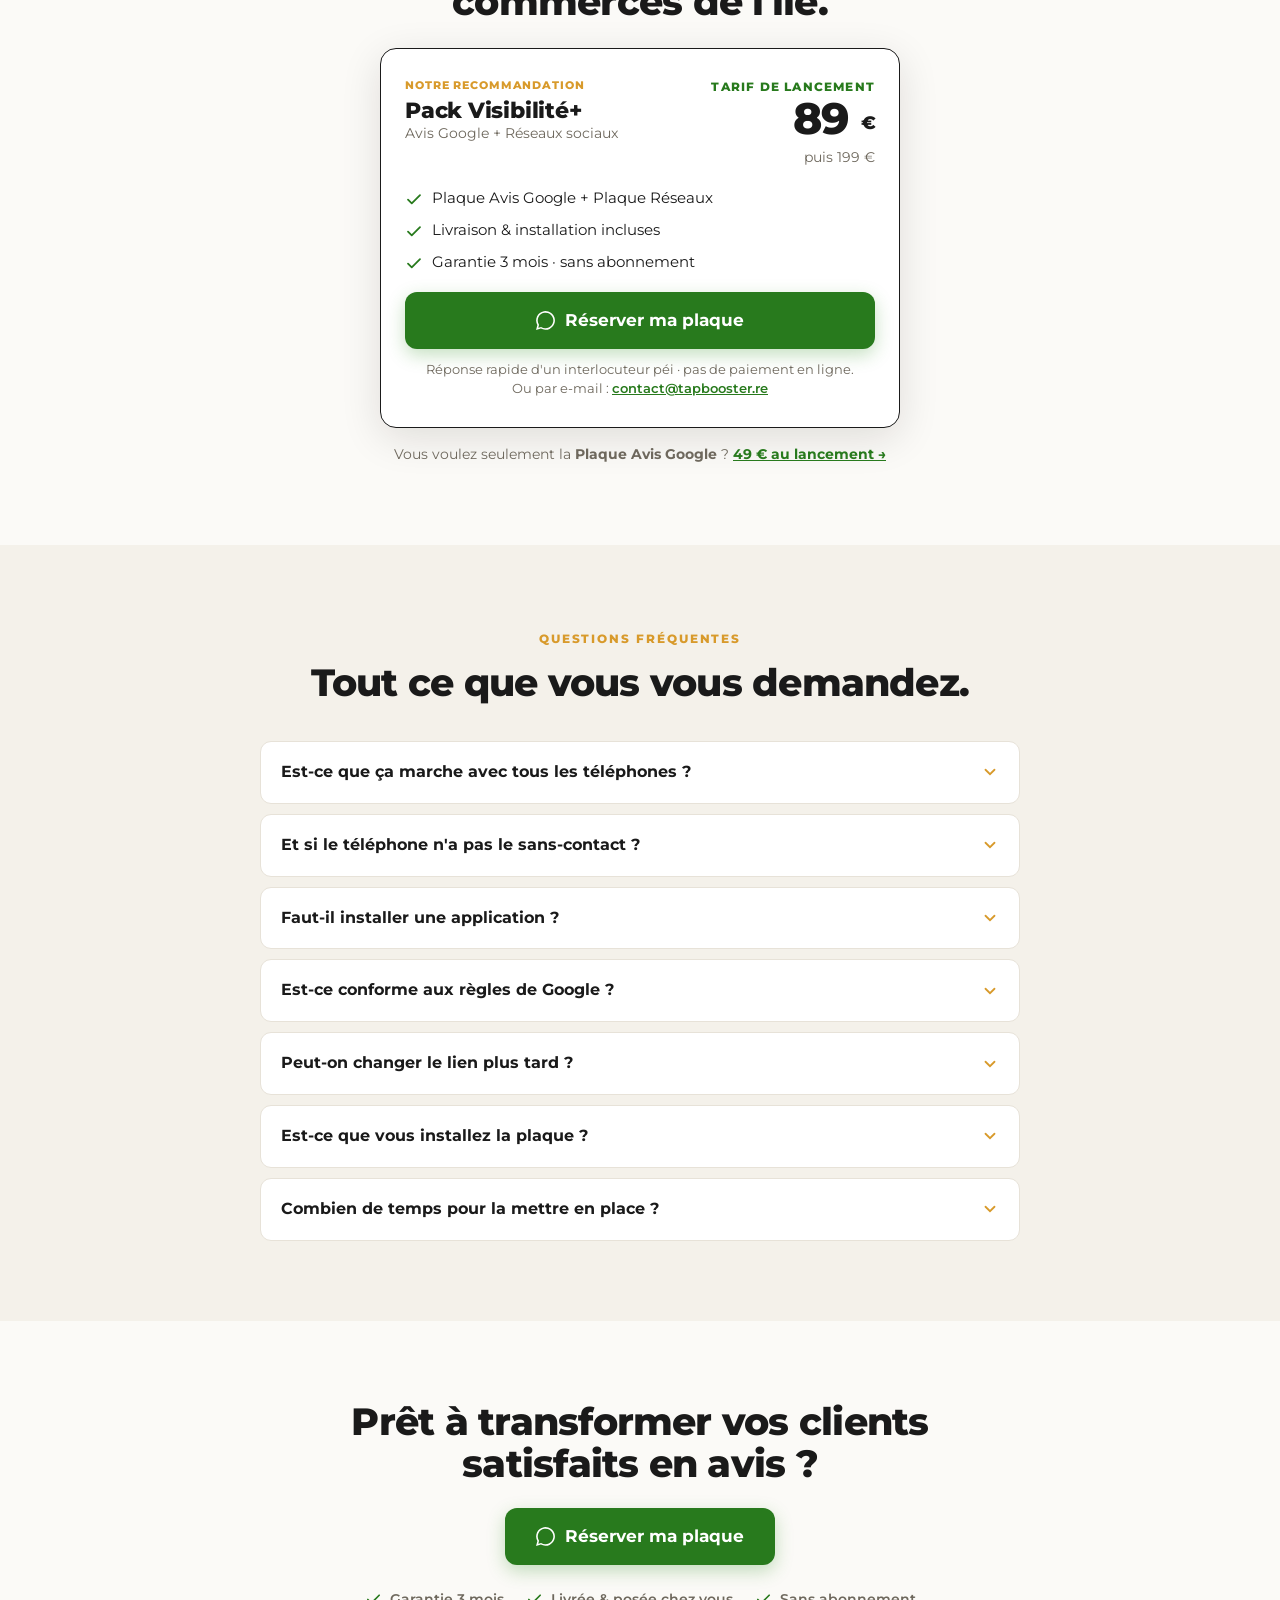
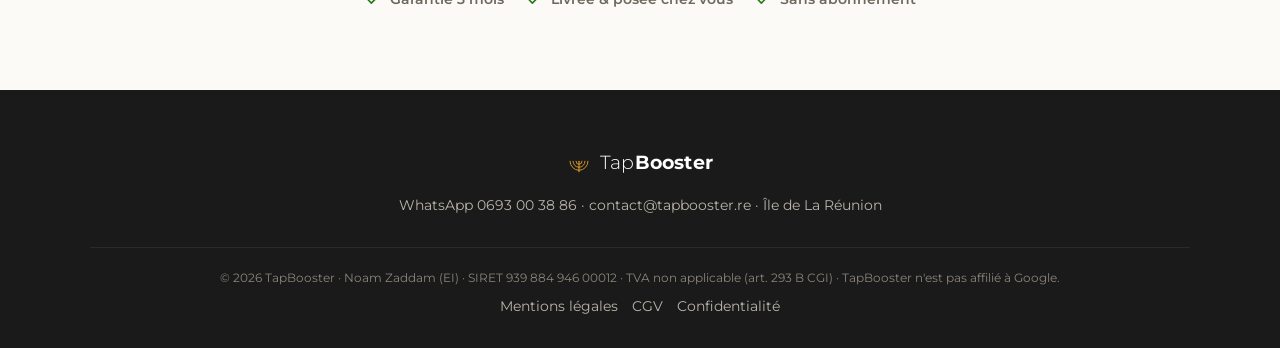
<file: landing.html>
<!DOCTYPE html>
<html lang="fr">
<head>
<meta charset="UTF-8">
<meta name="viewport" content="width=device-width, initial-scale=1, viewport-fit=cover">
<meta name="robots" content="noindex,nofollow"><!-- STAGING github.io — RETIRER au lancement sur tapbooster.re -->
<title>Offre de lancement — Plus d'avis Google pour votre commerce | TapBooster</title>
<meta name="description" content="Vos clients sont déjà satisfaits. Avec TapBooster, un client laisse un avis Google depuis votre comptoir en quelques secondes. Plaque NFC + QR, livrée et posée à La Réunion. Tarif de lancement.">
<!-- Open Graph. ⚠️ Au lancement : og:url + og:image en URL ABSOLUE + image dédiée 1200×630. -->
<meta property="og:type" content="website">
<meta property="og:site_name" content="TapBooster">
<meta property="og:locale" content="fr_FR">
<meta property="og:title" content="Offre de lancement — Plus d'avis Google | TapBooster">
<meta property="og:description" content="Un client laisse un avis Google depuis votre comptoir en quelques secondes. Livrée et posée à La Réunion. Pack Visibilité+ à partir de 89 €.">
<meta property="og:image" content="img/og.jpg">
<meta name="twitter:card" content="summary_large_image">
<link rel="icon" href="img/favicon.svg" type="image/svg+xml">
<link rel="preconnect" href="https://fonts.googleapis.com"><link rel="preconnect" href="https://fonts.gstatic.com" crossorigin>
<link href="https://fonts.googleapis.com/css2?family=Montserrat:wght@300;400;500;600;700;800&display=swap" rel="stylesheet">
<link rel="stylesheet" href="tb.css">
</head>
<body class="has-sticky">

<!-- ============ HEADER (landing: minimal) ============ -->
<header class="hdr">
  <div class="wrap hdr-in">
    <a href="index.html" class="brand" aria-label="TapBooster">
      <svg viewBox="0 0 64 64" width="30" height="30" aria-hidden="true"><g stroke="#D89A2B" fill="none" stroke-linecap="round"><path d="M24 30A8 8 0 0040 30" stroke-width="2.5"/><path d="M16 30A16 16 0 0048 30" stroke-width="2.5"/><path d="M8 30A24 24 0 0056 30" stroke-width="2.5"/><line x1="32" y1="30" x2="32" y2="58" stroke-width="3"/></g></svg>
      <span class="wm"><span class="t">Tap</span><span class="b">Booster</span></span>
    </a>
    <a href="#offre" class="btn btn-primary" style="padding:11px 18px;font-size:14.5px">Voir l'offre</a>
  </div>
</header>

<!-- ============ HERO ============ -->
<section class="hero">
  <div class="wrap hero-grid">
    <div>
      <span class="local-tag"><span class="dot"></span>Offre de lancement · La Réunion</span>
      <h1>Vos clients sont déjà satisfaits.<br><span class="gold">Aidez-les à le montrer sur Google.</span></h1>
      <p class="lead"><b>Chaque jour, des avis 5&nbsp;étoiles vous échappent.</b> Avec TapBooster, un client laisse un avis depuis votre comptoir en quelques secondes — on prépare tout, on vient le poser chez vous.</p>
      <div class="hero-cta">
        <a href="#offre" class="btn btn-primary btn-lg">Profiter de l'offre de lancement
          <svg viewBox="0 0 24 24" fill="none" stroke="#fff" stroke-width="2.4" stroke-linecap="round" stroke-linejoin="round"><path d="M5 12h14"/><path d="m12 5 7 7-7 7"/></svg>
        </a>
      </div>
      <p class="reassure-line"><svg viewBox="0 0 24 24" fill="none" stroke="currentColor" stroke-width="2.4" stroke-linecap="round" stroke-linejoin="round"><path d="M20 6 9 17l-5-5"/></svg>Compatible iPhone &amp; Android <span class="sep">·</span> Sans abonnement <span class="sep">·</span> Livrée &amp; posée chez vous</p>
    </div>
    <div class="hero-visual">
      <div class="hero-photo">
        <img src="img/hero-landing.jpg" alt="Un client approche son téléphone de la plaque TapBooster posée à plat sur le comptoir d'une épicerie à La Réunion ; le téléphone affiche un avis Google 5 étoiles" loading="eager" fetchpriority="high">
      </div>
    </div>
  </div>
</section>

<!-- ============ PROBLÈME ============ -->
<section class="bg-paper2">
  <div class="wrap">
    <div class="sec-head">
      <span class="eyebrow">Ce que vous vivez</span>
      <h2>Chaque avis non laissé, c'est une preuve qui s'envole.</h2>
    </div>
    <div class="prob-grid">
      <div class="prob"><span class="ic"><svg viewBox="0 0 24 24" fill="none" stroke="currentColor" stroke-width="2" stroke-linecap="round" stroke-linejoin="round"><path d="M21 15a2 2 0 0 1-2 2H7l-4 4V5a2 2 0 0 1 2-2h14a2 2 0 0 1 2 2Z"/></svg></span><div><b>Demander gêne</b><p>on n'ose pas, ou on craint d'insister.</p></div></div>
      <div class="prob"><span class="ic"><svg viewBox="0 0 24 24" fill="none" stroke="currentColor" stroke-width="2" stroke-linecap="round" stroke-linejoin="round"><path d="M10 13a5 5 0 0 0 7 0l3-3a5 5 0 0 0-7-7l-1 1"/><path d="M14 11a5 5 0 0 0-7 0l-3 3a5 5 0 0 0 7 7l1-1"/></svg></span><div><b>Le lien est ignoré</b><p>noyé dans les messages, jamais ouvert.</p></div></div>
      <div class="prob"><span class="ic"><svg viewBox="0 0 24 24" fill="none" stroke="currentColor" stroke-width="2" stroke-linecap="round" stroke-linejoin="round"><circle cx="12" cy="12" r="9"/><path d="M12 7v5l3 2"/></svg></span><div><b>Le client oublie</b><p>une fois parti, le moment est passé.</p></div></div>
      <div class="prob"><span class="ic"><svg viewBox="0 0 24 24" fill="none" stroke="currentColor" stroke-width="2" stroke-linecap="round" stroke-linejoin="round"><path d="M2 12s3-7 10-7 10 7 10 7-3 7-10 7-10-7-10-7Z"/><circle cx="12" cy="12" r="3"/></svg></span><div><b>On vous trouve moins facilement</b><p>sans avis récents visibles, de futurs clients passent à côté.</p></div></div>
    </div>
  </div>
</section>

<!-- ============ BOUCHE-À-OREILLE ============ -->
<section>
  <div class="wrap" style="max-width:760px;text-align:center">
    <span class="eyebrow">L'idée</span>
    <h2>Les avis Google sont le bouche-à-oreille visible.</h2>
    <p class="lead" style="margin-top:16px">Avant, un client satisfait parlait de vous à deux ou trois personnes. Aujourd'hui, son avis peut rassurer toute une ville — avant même qu'on vous connaisse.</p>
  </div>
</section>

<!-- ============ DÉMONSTRATION ============ -->
<section class="bg-paper2">
  <div class="wrap">
    <div class="sec-head">
      <span class="eyebrow">La démonstration</span>
      <h2>Un geste, et l'avis est là.</h2>
      <p class="lead">Aucune application, aucune inscription.</p>
    </div>
    <div class="steps">
      <div class="step">
        <div class="num">1</div>
        <div class="ic"><svg viewBox="0 0 24 24" fill="none" stroke="currentColor" stroke-width="2" stroke-linecap="round" stroke-linejoin="round"><circle cx="12" cy="8" r="4"/><path d="M4 21a8 8 0 0 1 16 0"/></svg></div>
        <h3>Un client satisfait</h3>
        <p>Au comptoir, après son repas, sa prestation ou son achat.</p>
      </div>
      <div class="step">
        <div class="num">2</div>
        <div class="ic"><svg viewBox="0 0 24 24" fill="none" stroke="currentColor" stroke-width="2" stroke-linecap="round" stroke-linejoin="round"><rect x="7" y="3" width="10" height="18" rx="2"/><path d="M19.5 8.5a5 5 0 0 1 0 7" stroke="#D89A2B"/><path d="M22 6a8 8 0 0 1 0 12" stroke="#D89A2B"/></svg></div>
        <h3>Il pose son téléphone</h3>
        <p>Sur la plaque, ou il scanne le QR. Votre page d'avis s'ouvre.</p>
      </div>
      <div class="step">
        <div class="num">3</div>
        <div class="ic"><svg viewBox="0 0 24 24" fill="none" stroke="currentColor" stroke-width="2" stroke-linecap="round" stroke-linejoin="round"><path d="M12 2l2.6 6.6L22 9.3l-5 4.9 1.2 7L12 17.8 5.8 21l1.2-6.8-5-4.9 7.4-.7Z"/></svg></div>
        <h3>Un avis Google de plus</h3>
        <p>En quelques secondes, tant qu'il est encore chez vous.</p>
      </div>
    </div>
  </div>
</section>

<!-- ============ DIFFÉRENCIATION ============ -->
<section>
  <div class="wrap" style="max-width:760px;text-align:center">
    <span class="eyebrow">Plus qu'une plaque</span>
    <h2>TapBooster n'est pas seulement un objet.</h2>
    <p class="lead" style="margin-top:14px">C'est une solution prête à l'emploi : on prépare la plaque, on configure votre lien Google, on vient l'installer, et vous avez un interlocuteur local — en toute conformité.</p>
    <div class="assure">
      <span><svg viewBox="0 0 24 24" fill="none" stroke="currentColor" stroke-width="2.4" stroke-linecap="round" stroke-linejoin="round"><path d="M20 6 9 17l-5-5"/></svg>Lien configuré</span>
      <span><svg viewBox="0 0 24 24" fill="none" stroke="currentColor" stroke-width="2.4" stroke-linecap="round" stroke-linejoin="round"><path d="M20 6 9 17l-5-5"/></svg>Reconfigurable (5 ans min)</span>
      <span><svg viewBox="0 0 24 24" fill="none" stroke="currentColor" stroke-width="2.4" stroke-linecap="round" stroke-linejoin="round"><path d="M20 6 9 17l-5-5"/></svg>Accompagnement péi</span>
    </div>
  </div>
</section>

<!-- ============ CE QUI EST INCLUS ============ -->
<section class="bg-paper2">
  <div class="wrap">
    <div class="sec-head">
      <span class="eyebrow">Ce que vous recevez</span>
      <h2>Tout est inclus, rien à gérer.</h2>
    </div>
    <div class="incl" style="max-width:760px;margin:0 auto">
      <div class="it"><svg viewBox="0 0 24 24" fill="none" stroke="currentColor" stroke-width="2.4" stroke-linecap="round" stroke-linejoin="round"><path d="M20 6 9 17l-5-5"/></svg>Plaque 140×140 mm, noir mat effet argent</div>
      <div class="it"><svg viewBox="0 0 24 24" fill="none" stroke="currentColor" stroke-width="2.4" stroke-linecap="round" stroke-linejoin="round"><path d="M20 6 9 17l-5-5"/></svg>Sans contact + QR code de secours</div>
      <div class="it"><svg viewBox="0 0 24 24" fill="none" stroke="currentColor" stroke-width="2.4" stroke-linecap="round" stroke-linejoin="round"><path d="M20 6 9 17l-5-5"/></svg>Lien vers votre page d'avis Google</div>
      <div class="it"><svg viewBox="0 0 24 24" fill="none" stroke="currentColor" stroke-width="2.4" stroke-linecap="round" stroke-linejoin="round"><path d="M20 6 9 17l-5-5"/></svg>Paramétrage complet par nos soins</div>
      <div class="it"><svg viewBox="0 0 24 24" fill="none" stroke="currentColor" stroke-width="2.4" stroke-linecap="round" stroke-linejoin="round"><path d="M20 6 9 17l-5-5"/></svg>Livraison &amp; installation à La Réunion</div>
      <div class="it"><svg viewBox="0 0 24 24" fill="none" stroke="currentColor" stroke-width="2.4" stroke-linecap="round" stroke-linejoin="round"><path d="M20 6 9 17l-5-5"/></svg>Garantie 3 mois · support local</div>
    </div>
  </div>
</section>

<!-- ============ OFFRE ============ -->
<section id="offre" class="anchor">
  <div class="wrap" style="max-width:560px">
    <div class="sec-head" style="margin-bottom:24px">
      <span class="eyebrow">L'offre de lancement</span>
      <h2>Réservée aux premiers commerces de l'île.</h2>
    </div>
    <div class="offer">
      <div style="display:flex;justify-content:space-between;align-items:flex-start;gap:16px;flex-wrap:wrap">
        <div>
          <div style="font-size:11px;font-weight:800;letter-spacing:.08em;text-transform:uppercase;color:var(--or)">Notre recommandation</div>
          <h3 style="font-size:22px;margin-top:4px">Pack Visibilité+</h3>
          <div class="muted" style="font-size:13.5px">Avis Google + Réseaux sociaux</div>
        </div>
        <div style="text-align:right">
          <div class="lead-lbl">Tarif de lancement</div>
          <div class="price">89&nbsp;<small>€</small></div>
          <div class="then">puis 199&nbsp;€</div>
        </div>
      </div>
      <ul style="list-style:none;display:flex;flex-direction:column;gap:9px;margin:18px 0 4px">
        <li style="display:flex;gap:9px;font-size:14.5px"><svg viewBox="0 0 24 24" width="18" fill="none" stroke="#287A1D" stroke-width="2.4" stroke-linecap="round" stroke-linejoin="round" style="flex:none;margin-top:2px"><path d="M20 6 9 17l-5-5"/></svg>Plaque Avis Google + Plaque Réseaux</li>
        <li style="display:flex;gap:9px;font-size:14.5px"><svg viewBox="0 0 24 24" width="18" fill="none" stroke="#287A1D" stroke-width="2.4" stroke-linecap="round" stroke-linejoin="round" style="flex:none;margin-top:2px"><path d="M20 6 9 17l-5-5"/></svg>Livraison &amp; installation incluses</li>
        <li style="display:flex;gap:9px;font-size:14.5px"><svg viewBox="0 0 24 24" width="18" fill="none" stroke="#287A1D" stroke-width="2.4" stroke-linecap="round" stroke-linejoin="round" style="flex:none;margin-top:2px"><path d="M20 6 9 17l-5-5"/></svg>Garantie 3 mois · sans abonnement</li>
      </ul>
      <a href="https://wa.me/262693003886?text=Bonjour%20TapBooster%2C%20je%20souhaite%20profiter%20de%20l%27offre%20de%20lancement%20(Pack%20Visibilit%C3%A9%2B)." class="btn btn-primary btn-block btn-lg" style="margin-top:18px">
        <svg viewBox="0 0 24 24" width="20" fill="#fff"><path d="M.06 24l1.69-6.16a11.87 11.87 0 1 1 4.43 4.39L.06 24ZM6.6 20.2l.37.22a9.86 9.86 0 1 0-3.34-3.32l.24.38-1 3.65 3.73-.93Z"/></svg>
        Réserver ma plaque
      </a>
      <p style="margin-top:12px;font-size:12.5px;color:var(--ink-50);text-align:center;line-height:1.5">Réponse rapide d'un interlocuteur péi · pas de paiement en ligne.<br>Ou par e-mail : <a href="mailto:contact@tapbooster.re?subject=Offre%20de%20lancement%20TapBooster" style="color:var(--vert-a);font-weight:600;text-decoration:underline">contact@tapbooster.re</a></p>
    </div>
    <p class="center muted" style="font-size:13.5px;margin-top:16px">Vous voulez seulement la <b>Plaque Avis Google</b> ? <a href="https://wa.me/262693003886?text=Bonjour%2C%20je%20souhaite%20la%20Plaque%20Avis%20Google%20(offre%20de%20lancement)." style="color:var(--vert-a);font-weight:700;text-decoration:underline">49&nbsp;€ au lancement →</a></p>
  </div>
</section>

<!-- ============ FAQ ============ -->
<section class="bg-paper2">
  <div class="wrap">
    <div class="sec-head"><span class="eyebrow">Questions fréquentes</span><h2>Tout ce que vous vous demandez.</h2></div>
    <div class="faq">
      <details><summary>Est-ce que ça marche avec tous les téléphones ?<span class="chev"><svg viewBox="0 0 24 24" width="18" fill="none" stroke="currentColor" stroke-width="2.4" stroke-linecap="round"><path d="m6 9 6 6 6-6"/></svg></span></summary><div class="ans">Oui. Les iPhone récents et la grande majorité des Android lisent la plaque sans contact. Et pour les autres, le QR code fonctionne sur la quasi-totalité des téléphones équipés d'un appareil photo.</div></details>
      <details><summary>Et si le téléphone n'a pas le sans-contact ?<span class="chev"><svg viewBox="0 0 24 24" width="18" fill="none" stroke="currentColor" stroke-width="2.4" stroke-linecap="round"><path d="m6 9 6 6 6-6"/></svg></span></summary><div class="ans">Le client scanne le QR code imprimé sur la plaque : sa page d'avis Google s'ouvre pareil. Aucun client n'est laissé de côté.</div></details>
      <details><summary>Faut-il installer une application ?<span class="chev"><svg viewBox="0 0 24 24" width="18" fill="none" stroke="currentColor" stroke-width="2.4" stroke-linecap="round"><path d="m6 9 6 6 6-6"/></svg></span></summary><div class="ans">Non, jamais. Ni pour vous, ni pour vos clients. La plaque ouvre directement votre page Google.</div></details>
      <details><summary>Est-ce conforme aux règles de Google ?<span class="chev"><svg viewBox="0 0 24 24" width="18" fill="none" stroke="currentColor" stroke-width="2.4" stroke-linecap="round"><path d="m6 9 6 6 6-6"/></svg></span></summary><div class="ans">Oui, en toute conformité. La plaque oriente simplement vers votre page d'avis publique : tout le monde peut laisser l'avis qu'il souhaite. Nous ne filtrons ni ne sélectionnons aucun avis.</div></details>
      <details><summary>Peut-on changer le lien plus tard ?<span class="chev"><svg viewBox="0 0 24 24" width="18" fill="none" stroke="currentColor" stroke-width="2.4" stroke-linecap="round"><path d="m6 9 6 6 6-6"/></svg></span></summary><div class="ans">Oui. Le lien est reconfigurable et maintenu actif 5 ans minimum. Si vous changez de fiche, on met à jour la redirection sans changer la plaque.</div></details>
      <details><summary>Est-ce que vous installez la plaque ?<span class="chev"><svg viewBox="0 0 24 24" width="18" fill="none" stroke="currentColor" stroke-width="2.4" stroke-linecap="round"><path d="m6 9 6 6 6-6"/></svg></span></summary><div class="ans">Oui, c'est inclus. On vient la poser dans vos locaux, à plat sur votre comptoir, et on vérifie ensemble que tout fonctionne.</div></details>
      <details><summary>Combien de temps pour la mettre en place ?<span class="chev"><svg viewBox="0 0 24 24" width="18" fill="none" stroke="currentColor" stroke-width="2.4" stroke-linecap="round"><path d="m6 9 6 6 6-6"/></svg></span></summary><div class="ans">Comptez 7 à 10 jours ouvrés à La Réunion entre votre commande et la pose. La mise en place sur place ne prend que quelques minutes.</div></details>
    </div>
  </div>
</section>

<!-- ============ CTA FINAL ============ -->
<section class="cta-band">
  <div class="wrap" style="max-width:640px">
    <h2>Prêt à transformer vos clients satisfaits en avis ?</h2>
    <a href="https://wa.me/262693003886?text=Bonjour%20TapBooster%2C%20je%20souhaite%20profiter%20de%20l%27offre%20de%20lancement." class="btn btn-primary btn-lg" style="margin-top:22px">
      <svg viewBox="0 0 24 24" width="20" fill="#fff"><path d="M.06 24l1.69-6.16a11.87 11.87 0 1 1 4.43 4.39L.06 24ZM6.6 20.2l.37.22a9.86 9.86 0 1 0-3.34-3.32l.24.38-1 3.65 3.73-.93Z"/></svg>
      Réserver ma plaque
    </a>
    <div class="assure">
      <span><svg viewBox="0 0 24 24" fill="none" stroke="currentColor" stroke-width="2.4" stroke-linecap="round" stroke-linejoin="round"><path d="M20 6 9 17l-5-5"/></svg>Garantie 3 mois</span>
      <span><svg viewBox="0 0 24 24" fill="none" stroke="currentColor" stroke-width="2.4" stroke-linecap="round" stroke-linejoin="round"><path d="M20 6 9 17l-5-5"/></svg>Livrée &amp; posée chez vous</span>
      <span><svg viewBox="0 0 24 24" fill="none" stroke="currentColor" stroke-width="2.4" stroke-linecap="round" stroke-linejoin="round"><path d="M20 6 9 17l-5-5"/></svg>Sans abonnement</span>
    </div>
  </div>
</section>

<!-- ============ FOOTER (court) ============ -->
<footer class="ftr">
  <div class="wrap" style="text-align:center">
    <span class="brand" style="justify-content:center"><svg viewBox="0 0 64 64" width="24" height="24"><g stroke="#D89A2B" fill="none" stroke-linecap="round"><path d="M24 30A8 8 0 0040 30" stroke-width="2.5"/><path d="M16 30A16 16 0 0048 30" stroke-width="2.5"/><path d="M8 30A24 24 0 0056 30" stroke-width="2.5"/><line x1="32" y1="30" x2="32" y2="58" stroke-width="3"/></g></svg><span class="wm"><span class="t" style="color:#fff">Tap</span><span class="b" style="color:#fff">Booster</span></span></span>
    <p style="margin-top:10px">WhatsApp 0693 00 38 86 · contact@tapbooster.re · Île de La Réunion</p>
    <div class="legal" style="justify-content:center;text-align:center;flex-direction:column;gap:8px">
      <span>© 2026 TapBooster · Noam Zaddam (EI) · SIRET 939 884 946 00012 · TVA non applicable (art. 293 B CGI) · TapBooster n'est pas affilié à Google.</span>
      <span style="display:flex;gap:14px;justify-content:center"><a href="mentions-legales.html" style="display:inline;padding:0">Mentions légales</a><a href="mentions-legales.html#cgv" style="display:inline;padding:0">CGV</a><a href="mentions-legales.html#confidentialite" style="display:inline;padding:0">Confidentialité</a></span>
    </div>
  </div>
</footer>

<!-- ============ STICKY MOBILE CTA ============ -->
<div class="sticky-cta">
  <a href="https://wa.me/262693003886?text=Bonjour%20TapBooster%2C%20je%20souhaite%20profiter%20de%20l%27offre%20de%20lancement." class="btn btn-primary">
    <svg viewBox="0 0 24 24" width="19" fill="#fff"><path d="M.06 24l1.69-6.16a11.87 11.87 0 1 1 4.43 4.39L.06 24ZM6.6 20.2l.37.22a9.86 9.86 0 1 0-3.34-3.32l.24.38-1 3.65 3.73-.93Z"/></svg>
    Réserver ma plaque
  </a>
</div>

<script>
  // hide sticky when the offer block (with its own WhatsApp CTA) is visible
  var sticky=document.querySelector('.sticky-cta'), offre=document.getElementById('offre');
  if(sticky&&offre&&'IntersectionObserver'in window){
    sticky.style.transition='transform .25s ease';
    new IntersectionObserver(function(es){es.forEach(function(en){sticky.style.transform=en.isIntersecting?'translateY(130%)':'translateY(0)';});},{threshold:0.25}).observe(offre);
  }
</script>
</body>
</html>
</file>
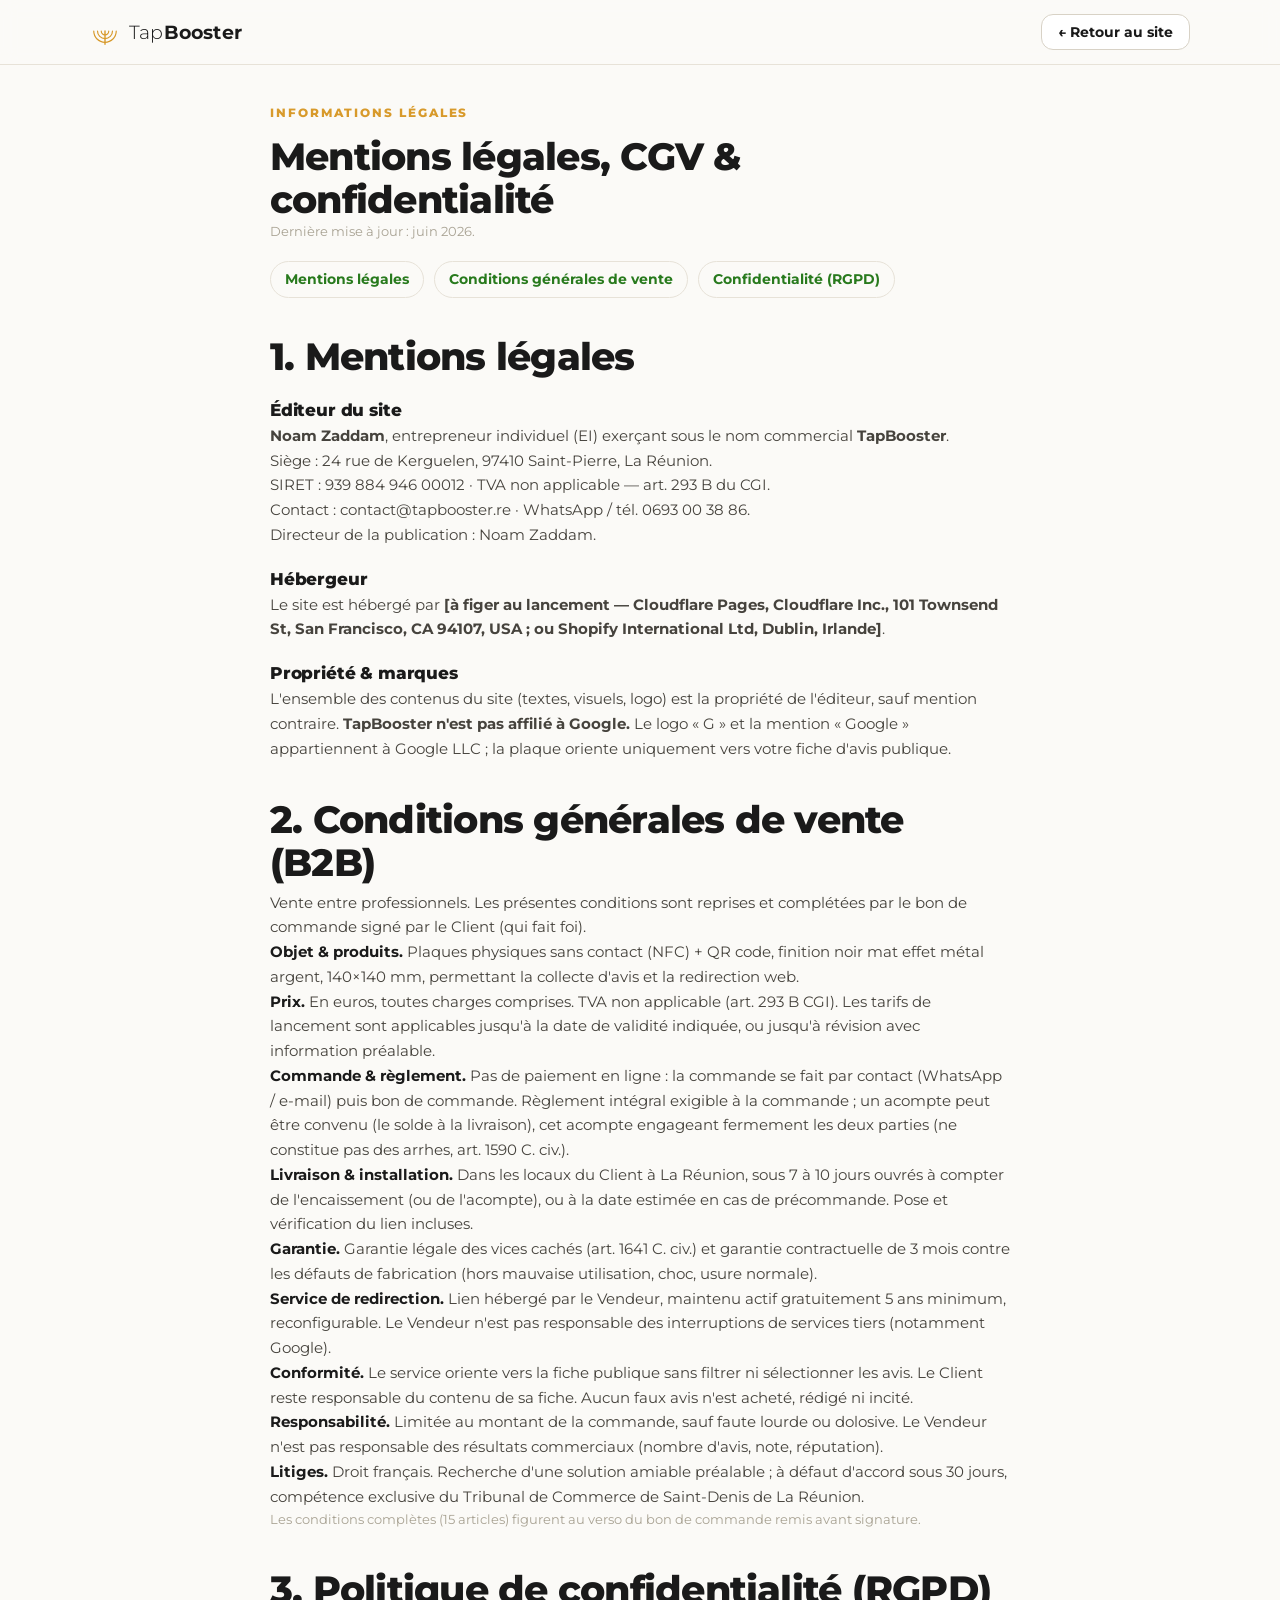
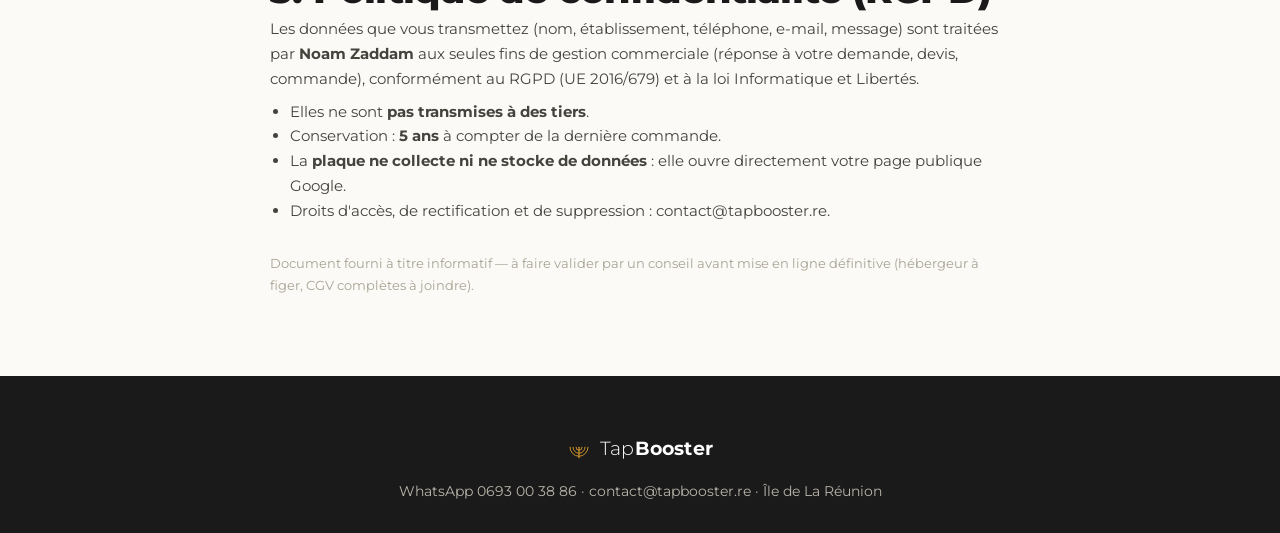
<file: mentions-legales.html>
<!DOCTYPE html>
<html lang="fr">
<head>
<meta charset="UTF-8">
<meta name="viewport" content="width=device-width, initial-scale=1, viewport-fit=cover">
<title>Mentions légales · CGV · Confidentialité — TapBooster</title>
<meta name="description" content="Mentions légales, conditions générales de vente et politique de confidentialité de TapBooster (Noam Zaddam EI).">
<meta name="robots" content="noindex,nofollow"><!-- STAGING github.io — remettre "index,follow" au lancement -->
<link rel="icon" href="img/favicon.svg" type="image/svg+xml">
<link rel="preconnect" href="https://fonts.googleapis.com"><link rel="preconnect" href="https://fonts.gstatic.com" crossorigin>
<link href="https://fonts.googleapis.com/css2?family=Montserrat:wght@300;400;500;600;700;800&display=swap" rel="stylesheet">
<link rel="stylesheet" href="tb.css">
<style>
  .legalwrap{max-width:780px;margin:0 auto;padding:0 20px;}
  .legalwrap h2{margin:38px 0 6px;scroll-margin-top:80px;}
  .legalwrap h3{margin:22px 0 4px;font-size:17px;}
  .legalwrap p,.legalwrap li{font-size:15px;color:var(--ink-70);line-height:1.65;}
  .legalwrap ul{margin:8px 0 8px 20px;}
  .legalwrap .updated{font-size:13px;color:var(--ink-30);}
  .legalwrap .toc{display:flex;flex-wrap:wrap;gap:10px;margin:18px 0 8px;}
  .legalwrap .toc a{font-size:13.5px;font-weight:700;color:var(--vert-a);border:1px solid var(--line);border-radius:999px;padding:7px 14px;}
  .art b{color:var(--ink);}
</style>
</head>
<body>

<header class="hdr">
  <div class="wrap hdr-in">
    <a href="index.html" class="brand" aria-label="TapBooster — accueil">
      <svg viewBox="0 0 64 64" width="30" height="30" aria-hidden="true"><g stroke="#D89A2B" fill="none" stroke-linecap="round"><path d="M24 30A8 8 0 0040 30" stroke-width="2.5"/><path d="M16 30A16 16 0 0048 30" stroke-width="2.5"/><path d="M8 30A24 24 0 0056 30" stroke-width="2.5"/><line x1="32" y1="30" x2="32" y2="58" stroke-width="3"/></g></svg>
      <span class="wm"><span class="t">Tap</span><span class="b">Booster</span></span>
    </a>
    <a href="index.html" class="btn btn-ghost" style="padding:10px 16px;font-size:14px">← Retour au site</a>
  </div>
</header>

<section style="padding-top:34px">
  <div class="legalwrap">
    <span class="eyebrow">Informations légales</span>
    <h1 style="font-size:clamp(26px,5vw,38px)">Mentions légales, CGV &amp; confidentialité</h1>
    <p class="updated">Dernière mise à jour : juin 2026.</p>
    <div class="toc">
      <a href="#mentions">Mentions légales</a>
      <a href="#cgv">Conditions générales de vente</a>
      <a href="#confidentialite">Confidentialité (RGPD)</a>
    </div>

    <!-- ===== MENTIONS LÉGALES ===== -->
    <h2 id="mentions">1. Mentions légales</h2>
    <h3>Éditeur du site</h3>
    <p><b>Noam Zaddam</b>, entrepreneur individuel (EI) exerçant sous le nom commercial <b>TapBooster</b>.<br>
    Siège : 24 rue de Kerguelen, 97410 Saint-Pierre, La Réunion.<br>
    SIRET : 939 884 946 00012 · TVA non applicable — art. 293 B du CGI.<br>
    Contact : <a href="mailto:contact@tapbooster.re">contact@tapbooster.re</a> · WhatsApp / tél. 0693 00 38 86.<br>
    Directeur de la publication : Noam Zaddam.</p>
    <h3>Hébergeur</h3>
    <p>Le site est hébergé par <b>[à figer au lancement — Cloudflare Pages, Cloudflare Inc., 101 Townsend St, San Francisco, CA 94107, USA ; ou Shopify International Ltd, Dublin, Irlande]</b>.</p>
    <h3>Propriété &amp; marques</h3>
    <p>L'ensemble des contenus du site (textes, visuels, logo) est la propriété de l'éditeur, sauf mention contraire. <b>TapBooster n'est pas affilié à Google.</b> Le logo « G » et la mention « Google » appartiennent à Google LLC ; la plaque oriente uniquement vers votre fiche d'avis publique.</p>

    <!-- ===== CGV ===== -->
    <h2 id="cgv">2. Conditions générales de vente (B2B)</h2>
    <p>Vente entre professionnels. Les présentes conditions sont reprises et complétées par le bon de commande signé par le Client (qui fait foi).</p>
    <p class="art"><b>Objet &amp; produits.</b> Plaques physiques sans contact (NFC) + QR code, finition noir mat effet métal argent, 140×140 mm, permettant la collecte d'avis et la redirection web.</p>
    <p class="art"><b>Prix.</b> En euros, toutes charges comprises. TVA non applicable (art. 293 B CGI). Les tarifs de lancement sont applicables jusqu'à la date de validité indiquée, ou jusqu'à révision avec information préalable.</p>
    <p class="art"><b>Commande &amp; règlement.</b> Pas de paiement en ligne : la commande se fait par contact (WhatsApp / e-mail) puis bon de commande. Règlement intégral exigible à la commande ; un acompte peut être convenu (le solde à la livraison), cet acompte engageant fermement les deux parties (ne constitue pas des arrhes, art. 1590 C. civ.).</p>
    <p class="art"><b>Livraison &amp; installation.</b> Dans les locaux du Client à La Réunion, sous 7 à 10 jours ouvrés à compter de l'encaissement (ou de l'acompte), ou à la date estimée en cas de précommande. Pose et vérification du lien incluses.</p>
    <p class="art"><b>Garantie.</b> Garantie légale des vices cachés (art. 1641 C. civ.) et garantie contractuelle de 3 mois contre les défauts de fabrication (hors mauvaise utilisation, choc, usure normale).</p>
    <p class="art"><b>Service de redirection.</b> Lien hébergé par le Vendeur, maintenu actif gratuitement 5 ans minimum, reconfigurable. Le Vendeur n'est pas responsable des interruptions de services tiers (notamment Google).</p>
    <p class="art"><b>Conformité.</b> Le service oriente vers la fiche publique sans filtrer ni sélectionner les avis. Le Client reste responsable du contenu de sa fiche. Aucun faux avis n'est acheté, rédigé ni incité.</p>
    <p class="art"><b>Responsabilité.</b> Limitée au montant de la commande, sauf faute lourde ou dolosive. Le Vendeur n'est pas responsable des résultats commerciaux (nombre d'avis, note, réputation).</p>
    <p class="art"><b>Litiges.</b> Droit français. Recherche d'une solution amiable préalable ; à défaut d'accord sous 30 jours, compétence exclusive du Tribunal de Commerce de Saint-Denis de La Réunion.</p>
    <p class="updated">Les conditions complètes (15 articles) figurent au verso du bon de commande remis avant signature.</p>

    <!-- ===== CONFIDENTIALITÉ ===== -->
    <h2 id="confidentialite">3. Politique de confidentialité (RGPD)</h2>
    <p>Les données que vous transmettez (nom, établissement, téléphone, e-mail, message) sont traitées par <b>Noam Zaddam</b> aux seules fins de gestion commerciale (réponse à votre demande, devis, commande), conformément au RGPD (UE 2016/679) et à la loi Informatique et Libertés.</p>
    <ul>
      <li>Elles ne sont <b>pas transmises à des tiers</b>.</li>
      <li>Conservation : <b>5 ans</b> à compter de la dernière commande.</li>
      <li>La <b>plaque ne collecte ni ne stocke de données</b> : elle ouvre directement votre page publique Google.</li>
      <li>Droits d'accès, de rectification et de suppression : <a href="mailto:contact@tapbooster.re">contact@tapbooster.re</a>.</li>
    </ul>
    <p class="updated" style="margin-top:30px">Document fourni à titre informatif — à faire valider par un conseil avant mise en ligne définitive (hébergeur à figer, CGV complètes à joindre).</p>
  </div>
</section>

<footer class="ftr">
  <div class="wrap" style="text-align:center">
    <span class="brand" style="justify-content:center"><svg viewBox="0 0 64 64" width="24" height="24"><g stroke="#D89A2B" fill="none" stroke-linecap="round"><path d="M24 30A8 8 0 0040 30" stroke-width="2.5"/><path d="M16 30A16 16 0 0048 30" stroke-width="2.5"/><path d="M8 30A24 24 0 0056 30" stroke-width="2.5"/><line x1="32" y1="30" x2="32" y2="58" stroke-width="3"/></g></svg><span class="wm"><span class="t" style="color:#fff">Tap</span><span class="b" style="color:#fff">Booster</span></span></span>
    <p style="margin-top:10px">WhatsApp 0693 00 38 86 · contact@tapbooster.re · Île de La Réunion</p>
  </div>
</footer>
</body>
</html>
</file>
<file: tb.css>
/* ============================================================
   TapBooster — Design system V2 (mobile-first)
   Charte = MARQUE.md §5. Or #D89A2B · vert action #3F9E2E
   ============================================================ */

:root{
  --noir:#1A1A1A;
  --blanc:#FFFFFF;
  --or:#D89A2B;
  --vert-c:#5BBF4A;   /* croissance / data */
  --vert-a:#287A1D;   /* action / CTA — affinage AA de #3F9E2E (§5) : 5.4:1 texte blanc */
  --vert-a-d:#1F6516; /* hover */
  --paper:#FBFAF7;    /* fond chaud très clair */
  --paper-2:#F4F1EA;  /* surface alt */
  --ink:#1A1A1A;
  --ink-70:#46433D;
  --ink-50:#6E685D;
  --ink-30:#A8A293;
  --line:#E7E2D8;
  --line-2:#D8D2C6;
  --radius:16px;
  --radius-s:11px;
  --maxw:1140px;
  --shadow:0 1px 2px rgba(26,19,9,.04), 0 8px 30px rgba(26,19,9,.06);
  --shadow-lg:0 10px 40px rgba(26,19,9,.12);
}

*{margin:0;padding:0;box-sizing:border-box;}
html{scroll-behavior:smooth;-webkit-text-size-adjust:100%;}
body{
  font-family:'Montserrat',system-ui,-apple-system,'Segoe UI',sans-serif;
  color:var(--ink);background:var(--paper);
  font-size:16px;line-height:1.6;font-weight:400;
  -webkit-font-smoothing:antialiased;overflow-x:hidden;
}
img,svg,video{display:block;max-width:100%;}
a{color:inherit;text-decoration:none;}
::selection{background:rgba(216,154,43,.22);}
/* focus visible (WCAG 2.4.7) */
a:focus-visible,.btn:focus-visible,summary:focus-visible,.menu-tgl:focus-visible,.menu-chk:focus-visible+.wrap .menu-tgl,details:focus-within>summary{outline:3px solid var(--vert-a);outline-offset:2px;border-radius:6px;}

.wrap{width:100%;max-width:var(--maxw);margin:0 auto;padding:0 20px;}
section{padding:54px 0;}
@media(min-width:760px){section{padding:80px 0;}}

.eyebrow{display:inline-block;font-size:12px;font-weight:800;letter-spacing:.16em;text-transform:uppercase;color:var(--or);margin-bottom:14px;}
h1,h2,h3{line-height:1.12;letter-spacing:-.02em;font-weight:800;}
h1{font-size:clamp(30px,7.4vw,52px);}
h2{font-size:clamp(25px,5.2vw,38px);}
h3{font-size:clamp(18px,3vw,22px);letter-spacing:-.01em;}
.lead{font-size:clamp(16px,2.4vw,19px);color:var(--ink-70);line-height:1.6;}
.muted{color:var(--ink-50);}
.center{text-align:center;}
.sec-head{max-width:680px;margin:0 auto 36px;text-align:center;}
.sec-head .lead{margin-top:14px;}

/* ---------- buttons ---------- */
.btn{display:inline-flex;align-items:center;justify-content:center;gap:10px;
  font-family:inherit;font-weight:700;font-size:16px;line-height:1;cursor:pointer;
  padding:16px 24px;border-radius:12px;border:1.5px solid transparent;
  transition:transform .12s ease,background .15s ease,box-shadow .15s ease;white-space:nowrap;}
.btn:active{transform:translateY(1px);}
.btn svg{width:19px;height:19px;flex:none;}
.btn-primary{background:var(--vert-a);color:#fff;box-shadow:0 6px 18px rgba(47,143,34,.28);}
.btn-primary:hover{background:var(--vert-a-d);}
.btn-ghost{background:#fff;color:var(--ink);border-color:var(--line-2);}
.btn-ghost:hover{border-color:var(--ink-30);}
.btn-dark{background:var(--noir);color:#fff;}
.btn-dark:hover{background:#000;}
.btn-lg{padding:18px 30px;font-size:17px;}
.btn-block{display:flex;width:100%;}
@media(min-width:560px){.btn-auto{width:auto;}}

/* ---------- header ---------- */
.hdr{position:sticky;top:0;z-index:50;background:rgba(251,250,247,.88);backdrop-filter:saturate(1.1) blur(8px);border-bottom:1px solid var(--line);}
.hdr-in{display:flex;align-items:center;justify-content:space-between;gap:16px;height:64px;}
.brand{display:flex;align-items:center;gap:9px;min-height:44px;}
.brand .wm{font-size:19px;line-height:1;letter-spacing:.01em;}
.wm .t{font-weight:300;}.wm .b{font-weight:700;}
.brand .sub{font-size:9px;letter-spacing:.14em;text-transform:uppercase;color:var(--ink-30);margin-top:3px;}
.nav{display:none;align-items:center;gap:26px;}
.nav a{font-size:14.5px;font-weight:600;color:var(--ink-70);}
.nav a:hover{color:var(--ink);}
.hdr-cta{display:flex;align-items:center;gap:12px;}
.hdr-tel{display:inline-flex;align-items:center;gap:7px;min-height:44px;font-weight:700;font-size:14px;color:var(--ink);white-space:nowrap;}
.hdr-tel svg{width:18px;height:18px;color:var(--vert-a);flex:none;}
.hdr-tel:hover{color:var(--vert-a);}
@media(max-width:899px){.hdr-cta .btn{display:none;}}
@media(max-width:360px){.hdr-tel-num{display:none;}}
.menu-tgl{display:inline-flex;width:44px;height:44px;align-items:center;justify-content:center;border:1px solid var(--line-2);border-radius:10px;background:#fff;cursor:pointer;}
.menu-chk{position:absolute;width:1px;height:1px;opacity:0;pointer-events:none;}
.mob-nav{display:none;flex-direction:column;gap:2px;padding:8px 20px 16px;border-bottom:1px solid var(--line);background:var(--paper);}
.mob-nav a{display:block;padding:14px 8px;font-weight:600;border-bottom:1px solid var(--line);}
.menu-chk:checked ~ .mob-nav{display:flex;}
@media(min-width:900px){
  .nav{display:flex;}
  .menu-tgl{display:none;}
  .mob-nav{display:none!important;}
}

/* ---------- hero ---------- */
.hero{background:#fff;padding-top:28px;padding-bottom:12px;}
.hero-grid{display:grid;gap:30px;align-items:center;}
.hero h1{margin-top:8px;font-size:clamp(33px,8.4vw,58px);line-height:1.03;letter-spacing:-.025em;}
.hero h1 .gold{color:var(--or);}
.hero .lead{margin-top:18px;max-width:540px;}
.hero .lead b{color:var(--ink);font-weight:700;}
.hero-cta{display:flex;flex-direction:column;gap:14px;margin-top:24px;align-items:flex-start;}
.hero-cta .btn{width:100%;}
.hero .link2{display:none;font-weight:700;font-size:15px;color:var(--ink-70);text-decoration:underline;text-underline-offset:4px;text-decoration-thickness:1.5px;text-decoration-color:var(--line-2);}
.hero .link2:hover{color:var(--ink);text-decoration-color:var(--or);}
.reassure-line{display:flex;align-items:center;flex-wrap:wrap;gap:6px 9px;margin-top:18px;font-size:13.5px;font-weight:600;color:var(--ink-50);}
.reassure-line svg{width:16px;height:16px;color:var(--vert-a);flex:none;}
.reassure-line .sep{color:var(--ink-30);}
.local-tag{display:inline-flex;align-items:center;gap:7px;font-size:12.5px;font-weight:700;letter-spacing:.04em;color:var(--ink-50);text-transform:uppercase;}
.local-tag .dot{width:7px;height:7px;border-radius:50%;background:var(--vert-c);}
.pills{display:flex;flex-wrap:wrap;gap:8px;margin-top:22px;}
.pill{display:inline-flex;align-items:center;gap:7px;font-size:13px;font-weight:600;color:var(--ink-70);background:#fff;border:1px solid var(--line);border-radius:999px;padding:8px 14px;}
.pill svg{width:15px;height:15px;color:var(--vert-a);}

/* hero visual */
.hero-visual{position:relative;}
.hero-photo{position:relative;border-radius:var(--radius);overflow:hidden;box-shadow:var(--shadow-lg);aspect-ratio:4/3;}
.hero-photo img{width:100%;height:100%;object-fit:cover;}
.review-card{position:absolute;left:14px;bottom:14px;right:14px;background:#fff;border-radius:14px;box-shadow:var(--shadow-lg);padding:12px 14px;display:flex;gap:11px;align-items:flex-start;}
.review-card .av{width:38px;height:38px;border-radius:50%;flex:none;background:var(--paper-2);display:flex;align-items:center;justify-content:center;color:var(--or);}
.review-card .av svg{width:20px;height:20px;}
.review-card .stars{color:var(--or);font-size:13px;letter-spacing:1px;}
.review-card .rc-name{font-weight:700;font-size:13.5px;}
.review-card .rc-txt{font-size:12px;color:var(--ink-50);line-height:1.4;}
.review-card .rc-ex{display:inline-block;font-size:10px;font-weight:700;letter-spacing:.06em;text-transform:uppercase;color:var(--ink-30);background:var(--paper-2);border-radius:5px;padding:2px 6px;margin-top:4px;}
.review-card .g{margin-left:auto;font-weight:800;color:#4285F4;font-size:15px;flex:none;}
@media(max-width:480px){.review-card{left:10px;right:10px;bottom:10px;padding:11px 12px;gap:9px;}}
@media(min-width:760px){
  .hero{padding-top:50px;padding-bottom:26px;}
  .hero-grid{grid-template-columns:1.18fr .82fr;gap:50px;}
  .hero-cta{flex-direction:row;align-items:center;gap:22px;}
  .hero-cta .btn{width:auto;}
  .hero .link2{display:inline-flex;}
  .hero-photo{aspect-ratio:3/3.3;}
}

/* ---------- generic section bits ---------- */
.bg-paper2{background:var(--paper-2);}
.bg-dark{background:var(--noir);color:#EDE9E1;}
.bg-dark h2,.bg-dark h3{color:#fff;}
.bg-dark .lead{color:#C3BDB1;}
.card{background:#fff;border:1px solid var(--line);border-radius:var(--radius);padding:24px;box-shadow:var(--shadow);}

/* problem list */
.prob-grid{display:grid;gap:14px;margin-top:8px;}
.prob{display:flex;gap:13px;align-items:flex-start;background:#fff;border:1px solid var(--line);border-radius:var(--radius-s);padding:16px 18px;}
.prob .ic{width:34px;height:34px;border-radius:9px;flex:none;background:var(--paper-2);display:flex;align-items:center;justify-content:center;color:var(--or);}
.prob .ic svg{width:19px;height:19px;}
.prob b{font-weight:700;}
.prob p{font-size:14.5px;color:var(--ink-50);margin-top:2px;}
@media(min-width:760px){.prob-grid{grid-template-columns:1fr 1fr;}}

/* word-of-mouth flow */
.wom{display:grid;gap:18px;align-items:center;}
.flow{display:flex;flex-direction:column;gap:10px;}
.flow .node{display:flex;align-items:center;gap:13px;background:#fff;border:1px solid var(--line);border-radius:var(--radius-s);padding:14px 16px;font-weight:600;}
.flow .node .n{width:30px;height:30px;border-radius:8px;background:var(--paper-2);color:var(--or);display:flex;align-items:center;justify-content:center;flex:none;}
.flow .node.win .n{background:rgba(47,143,34,.12);color:var(--vert-a);}
.flow .arrow{height:16px;width:2px;background:var(--line-2);margin-left:30px;}
@media(min-width:760px){.wom{grid-template-columns:1fr 1fr;gap:40px;}}

/* steps */
.steps{display:grid;gap:16px;counter-reset:s;}
.step{position:relative;background:#fff;border:1px solid var(--line);border-radius:var(--radius);padding:24px 22px;}
.step .num{font-family:'Montserrat';font-weight:800;font-size:13px;color:var(--or);letter-spacing:.1em;}
.step .ic{width:46px;height:46px;border-radius:12px;background:var(--paper-2);display:flex;align-items:center;justify-content:center;color:var(--ink);margin:10px 0 14px;}
.step .ic svg{width:24px;height:24px;}
.step h3{margin-bottom:6px;}
.step p{font-size:14.5px;color:var(--ink-50);}
@media(min-width:760px){.steps{grid-template-columns:repeat(3,1fr);}}

/* sectors */
.sectors{display:grid;gap:16px;}
.sector{background:#fff;border:1px solid var(--line);border-radius:var(--radius);overflow:hidden;box-shadow:var(--shadow);}
.sector .ph{aspect-ratio:5/4;overflow:hidden;}
.sector .ph img{width:100%;height:100%;object-fit:cover;}
.sector .bd{padding:16px 18px 20px;}
.sector .bd h3{font-size:18px;}
.sector .bd .place{font-size:13px;font-weight:700;color:var(--or);margin:6px 0 6px;}
.sector .bd p{font-size:14px;color:var(--ink-50);}
@media(min-width:620px){.sectors{grid-template-columns:1fr 1fr;}}
@media(min-width:980px){.sectors{grid-template-columns:repeat(4,1fr);}}

/* differentiation 2-col */
.diff{display:grid;gap:16px;}
.diff-col{border-radius:var(--radius);padding:24px;border:1px solid var(--line);background:#fff;}
.diff-col.us{border-color:rgba(47,143,34,.3);box-shadow:0 0 0 1px rgba(47,143,34,.12),var(--shadow);}
.diff-col h3{display:flex;align-items:center;gap:10px;margin-bottom:14px;}
.diff-col .tag{font-size:11px;font-weight:800;letter-spacing:.08em;text-transform:uppercase;padding:4px 9px;border-radius:7px;}
.diff-col.us .tag{background:rgba(47,143,34,.12);color:var(--vert-a);}
.diff-col.gen .tag{background:var(--paper-2);color:var(--ink-50);}
.diff-col ul{list-style:none;display:flex;flex-direction:column;gap:9px;}
.diff-col li{display:flex;gap:10px;font-size:14.5px;color:var(--ink-70);}
.diff-col li svg{width:18px;height:18px;flex:none;margin-top:2px;}
.diff-col.us li svg{color:var(--vert-a);}
.diff-col.gen li svg{color:var(--ink-30);}
@media(min-width:760px){.diff{grid-template-columns:1fr 1fr;}}

/* solutions */
.sols{display:grid;gap:16px;}
.sol{background:#fff;border:1px solid var(--line);border-radius:var(--radius);padding:26px 24px;display:flex;flex-direction:column;position:relative;box-shadow:var(--shadow);}
.sol.reco{border-color:var(--noir);box-shadow:0 0 0 1.5px var(--noir),var(--shadow);}
.sol .ribbon{position:absolute;top:-12px;left:24px;background:var(--or);color:#fff;font-size:11px;font-weight:800;letter-spacing:.08em;text-transform:uppercase;padding:5px 12px;border-radius:8px;}
.sol h3{margin-bottom:4px;}
.sol .who{font-size:13px;color:var(--ink-50);margin-bottom:14px;}
.sol .price{font-weight:800;font-size:26px;letter-spacing:-.02em;}
.sol .price small{font-size:13px;font-weight:600;color:var(--ink-50);}
/* (pas de prix barré sur le site — réservé catalogue/BDC, MARQUE §7/§10) */
.sol ul{list-style:none;display:flex;flex-direction:column;gap:8px;margin:16px 0 20px;}
.sol li{display:flex;gap:9px;font-size:14px;color:var(--ink-70);}
.sol li svg{width:17px;height:17px;color:var(--vert-a);flex:none;margin-top:2px;}
.sol .btn{margin-top:auto;}
@media(min-width:760px){.sols{grid-template-columns:repeat(3,1fr);}}

/* included grid (landing) */
.incl{display:grid;gap:12px;}
.incl .it{display:flex;gap:11px;align-items:center;background:#fff;border:1px solid var(--line);border-radius:var(--radius-s);padding:14px 16px;font-weight:600;font-size:15px;}
.incl .it svg{width:20px;height:20px;color:var(--vert-a);flex:none;}
@media(min-width:620px){.incl{grid-template-columns:1fr 1fr;}}

/* offer block */
.offer{background:#fff;border:1.5px solid var(--noir);border-radius:var(--radius);padding:28px 24px;box-shadow:var(--shadow-lg);}
.offer .price{font-weight:800;font-size:44px;letter-spacing:-.02em;line-height:1;}
.offer .price small{font-size:18px;vertical-align:.3em;}
.offer .then{font-size:14px;color:var(--ink-50);margin-top:6px;}
.offer .then s{color:var(--ink-30);}
.offer .lead-lbl{font-size:12px;font-weight:800;letter-spacing:.1em;text-transform:uppercase;color:var(--vert-a);}

/* faq */
.faq{max-width:760px;margin:0 auto;display:flex;flex-direction:column;gap:10px;}
.faq details{background:#fff;border:1px solid var(--line);border-radius:var(--radius-s);overflow:hidden;}
.faq summary{list-style:none;cursor:pointer;padding:18px 20px;font-weight:700;font-size:15.5px;display:flex;justify-content:space-between;align-items:center;gap:14px;}
.faq summary::-webkit-details-marker{display:none;}
.faq summary .chev{transition:transform .2s;color:var(--or);flex:none;}
.faq details[open] summary .chev{transform:rotate(180deg);}
.faq .ans{padding:0 20px 18px;font-size:14.5px;color:var(--ink-70);line-height:1.6;}

/* cta band */
.cta-band{text-align:center;}
.cta-band .btn{margin-top:22px;}

/* reassurance strip */
.assure{display:flex;flex-wrap:wrap;justify-content:center;gap:10px 22px;margin-top:24px;}
.assure span{display:inline-flex;align-items:center;gap:8px;font-size:13.5px;font-weight:600;color:var(--ink-50);}
.assure svg{width:17px;height:17px;color:var(--vert-a);}

/* sticky mobile CTA */
.sticky-cta{position:fixed;left:0;right:0;bottom:0;z-index:60;background:rgba(255,255,255,.97);backdrop-filter:blur(8px);border-top:1px solid var(--line);padding:10px 16px calc(10px + env(safe-area-inset-bottom));display:flex;gap:10px;align-items:stretch;}
.sticky-cta .btn{flex:1;}
.sticky-cta .sticky-call{flex:0 0 auto;padding-left:16px;padding-right:16px;}
@media(min-width:900px){.sticky-cta{display:none;}}
.has-sticky{padding-bottom:78px;}
@media(min-width:900px){.has-sticky{padding-bottom:0;}}

/* footer */
.ftr{background:var(--noir);color:#B9B4AA;padding:50px 0 30px;}
.ftr-grid{display:grid;gap:28px;}
.ftr .wm .t,.ftr .wm .b{color:#fff;}
.ftr p{font-size:13.5px;line-height:1.7;margin-top:12px;}
.ftr h4{color:#fff;font-size:13px;letter-spacing:.06em;text-transform:uppercase;margin-bottom:12px;font-weight:700;}
.ftr a{display:block;font-size:14px;padding:5px 0;color:#B9B4AA;}
.ftr a:hover{color:#fff;}
.ftr .legal{border-top:1px solid #2E2A24;margin-top:30px;padding-top:20px;font-size:12px;color:#8A847A;display:flex;flex-wrap:wrap;gap:6px 16px;justify-content:space-between;}
@media(min-width:760px){.ftr-grid{grid-template-columns:1.6fr 1fr 1fr;gap:40px;}}

/* misc */
.disclaimer{font-size:11.5px;color:var(--ink-30);text-align:center;margin-top:14px;}
.anchor{scroll-margin-top:80px;}
</file>
